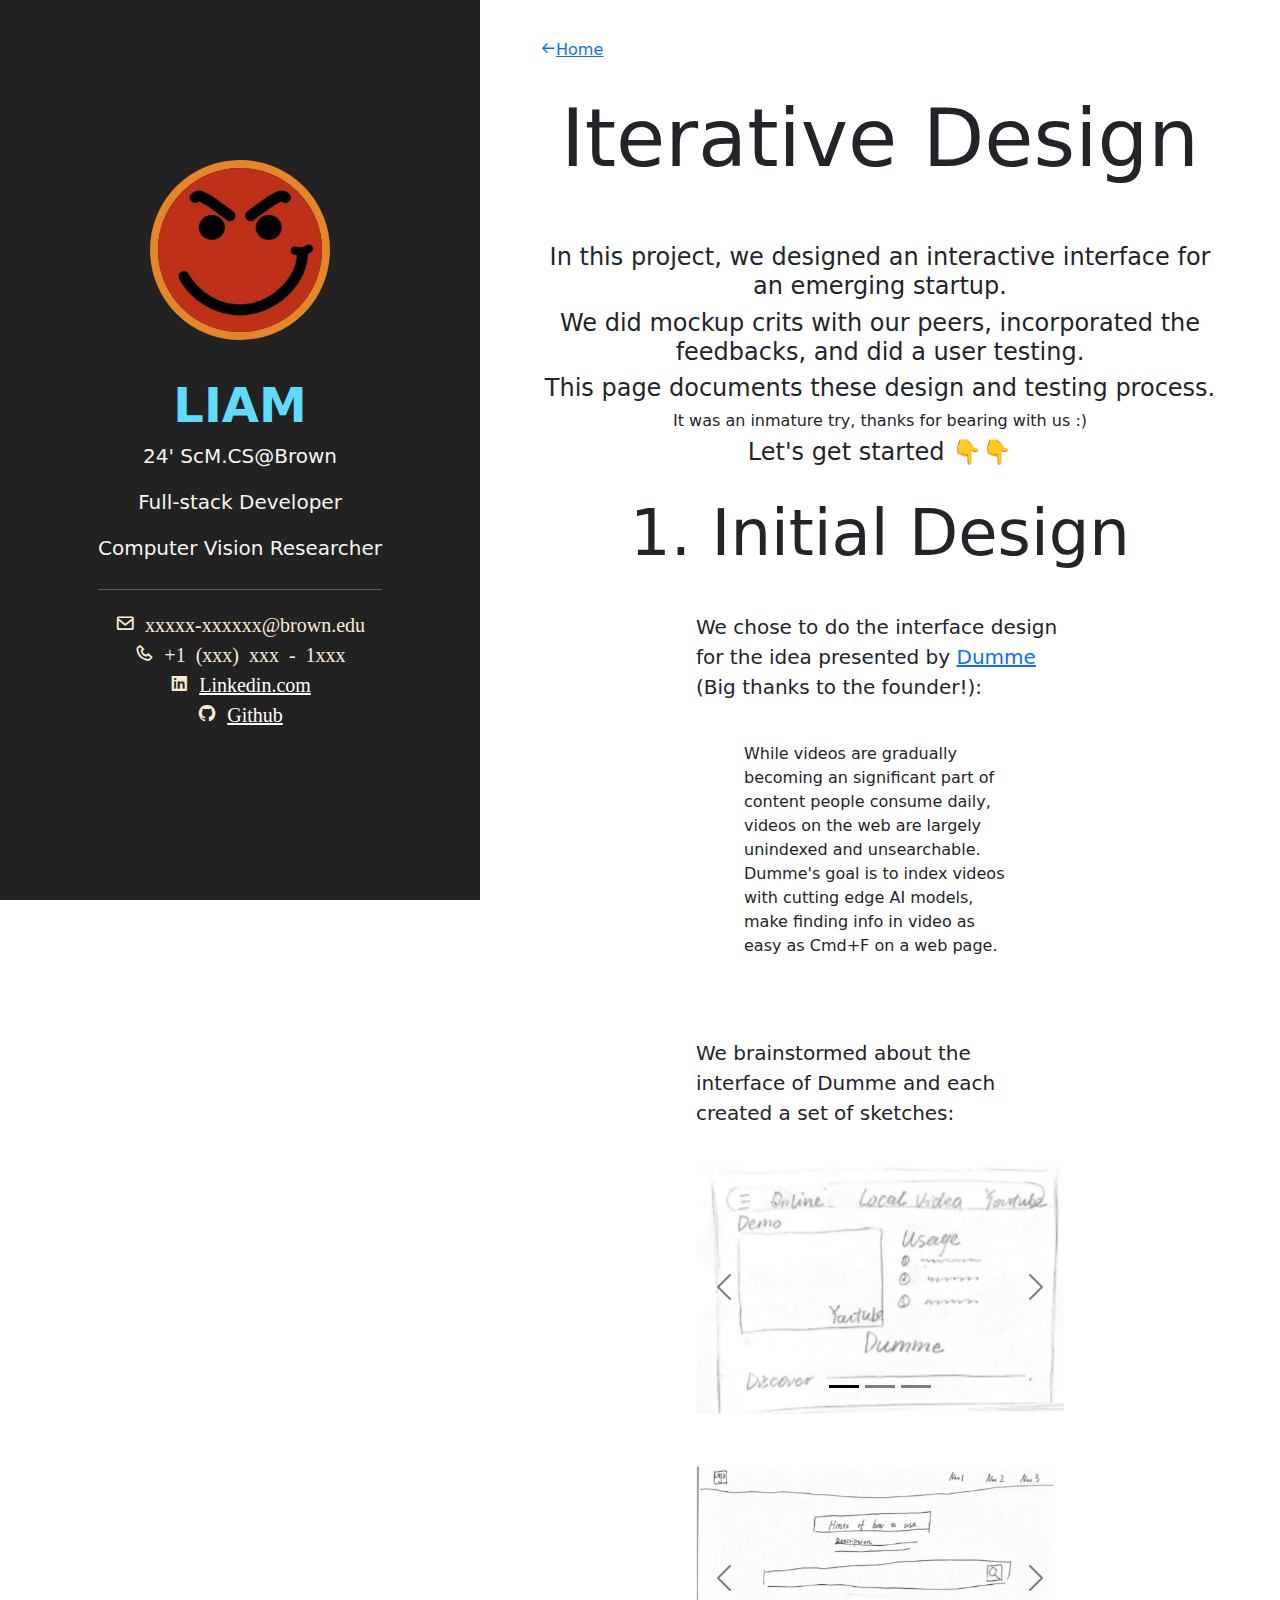
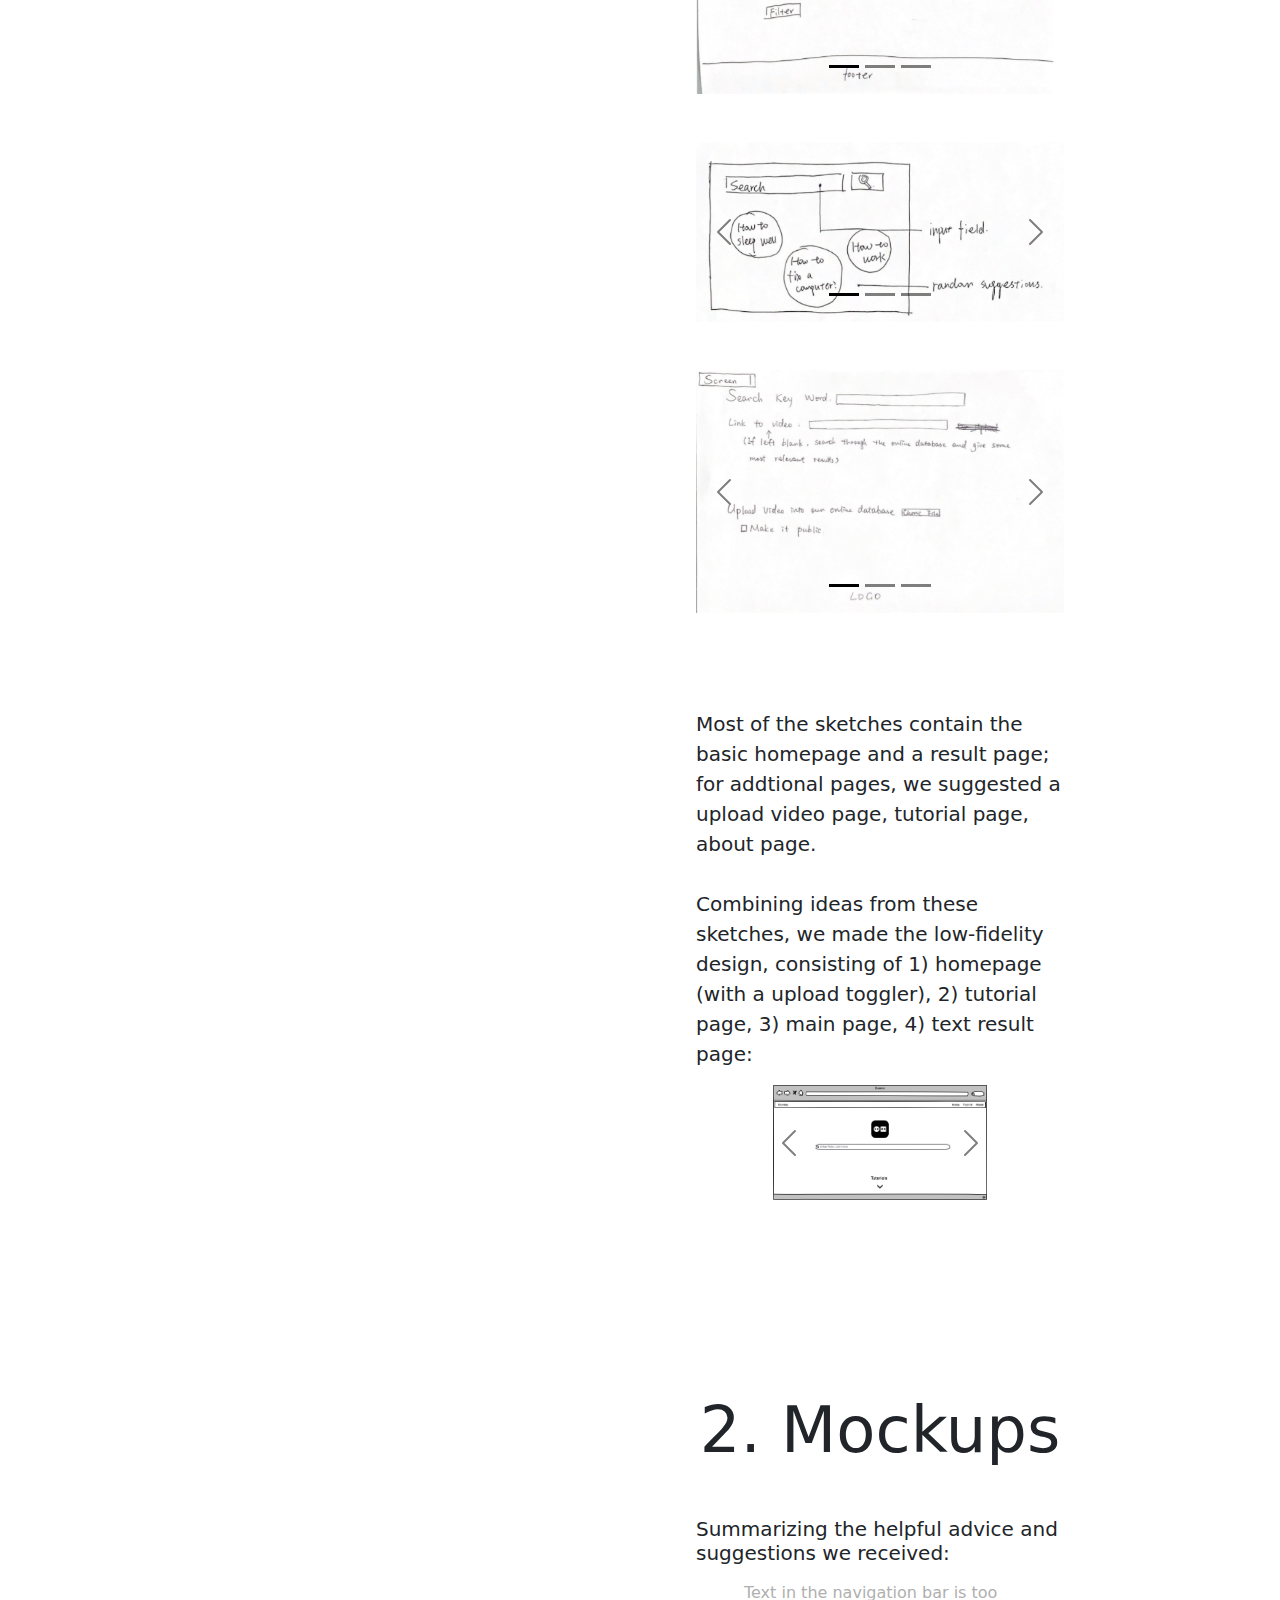
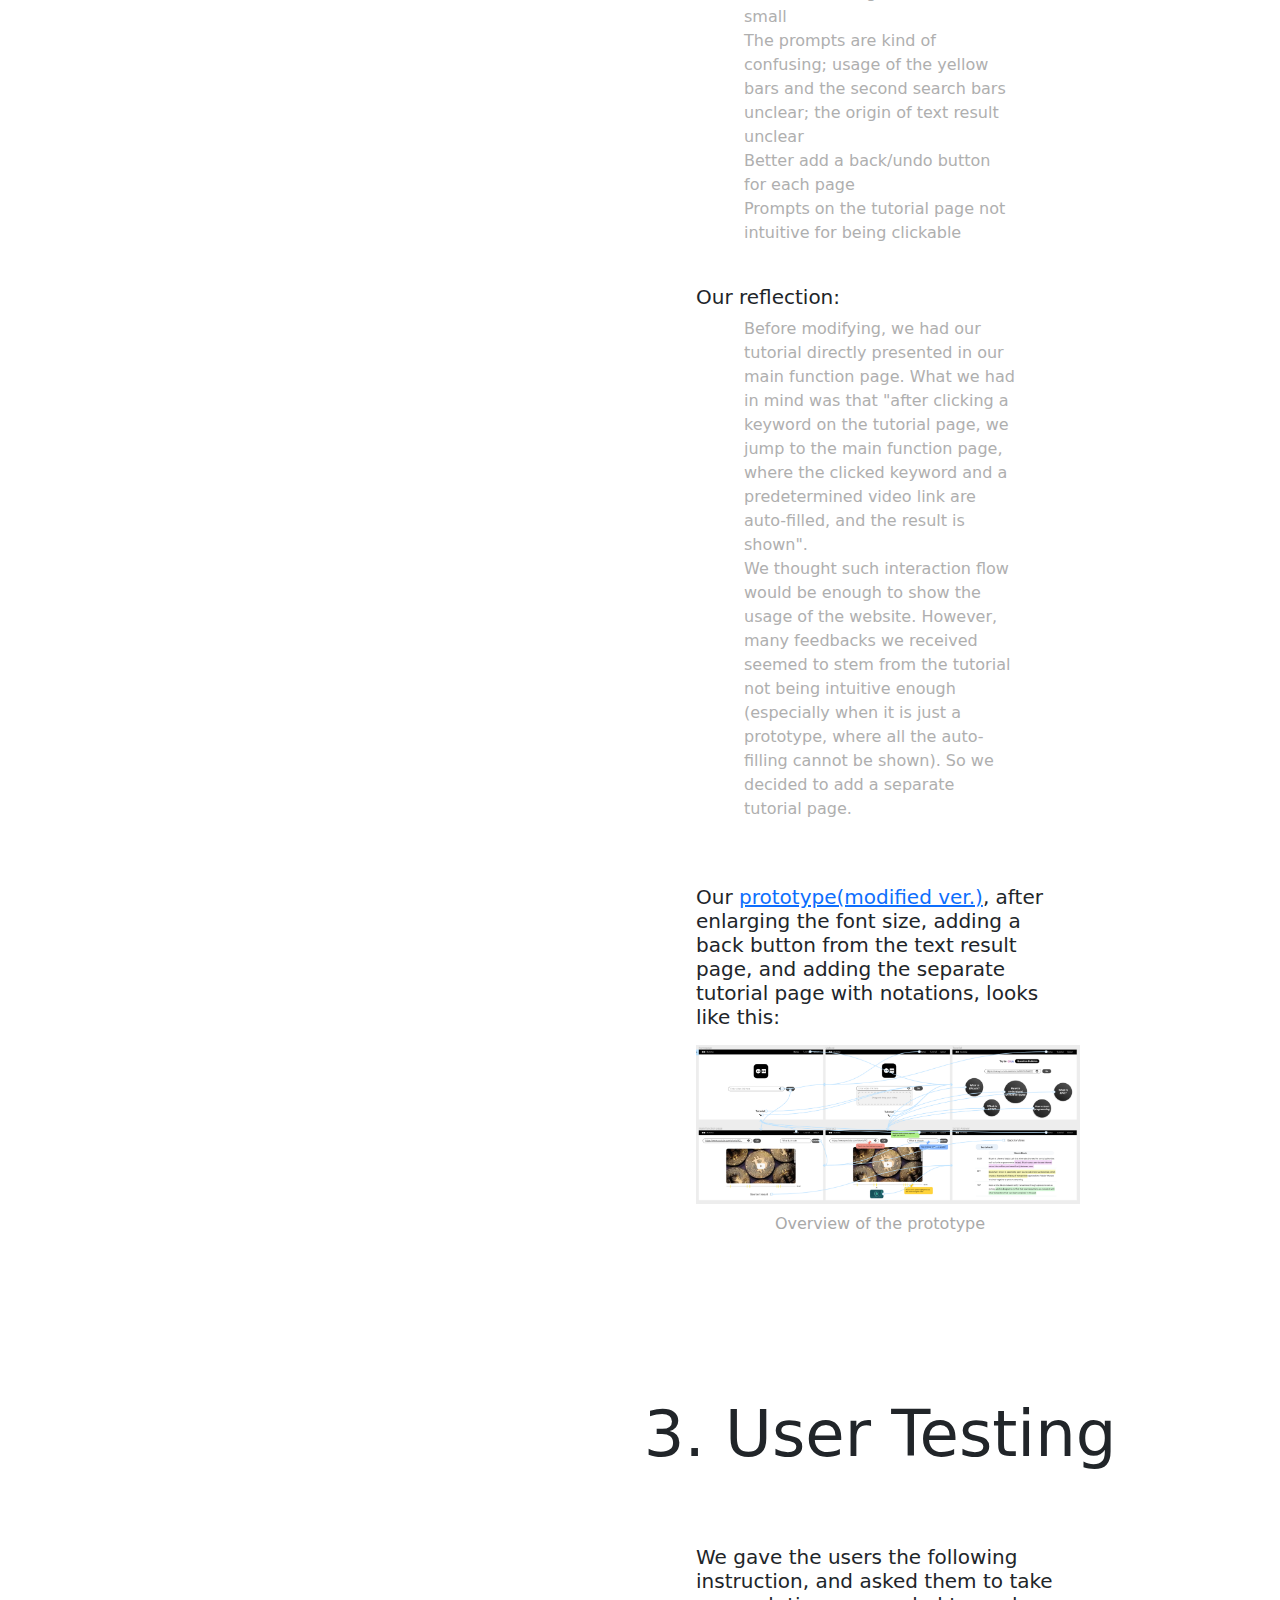
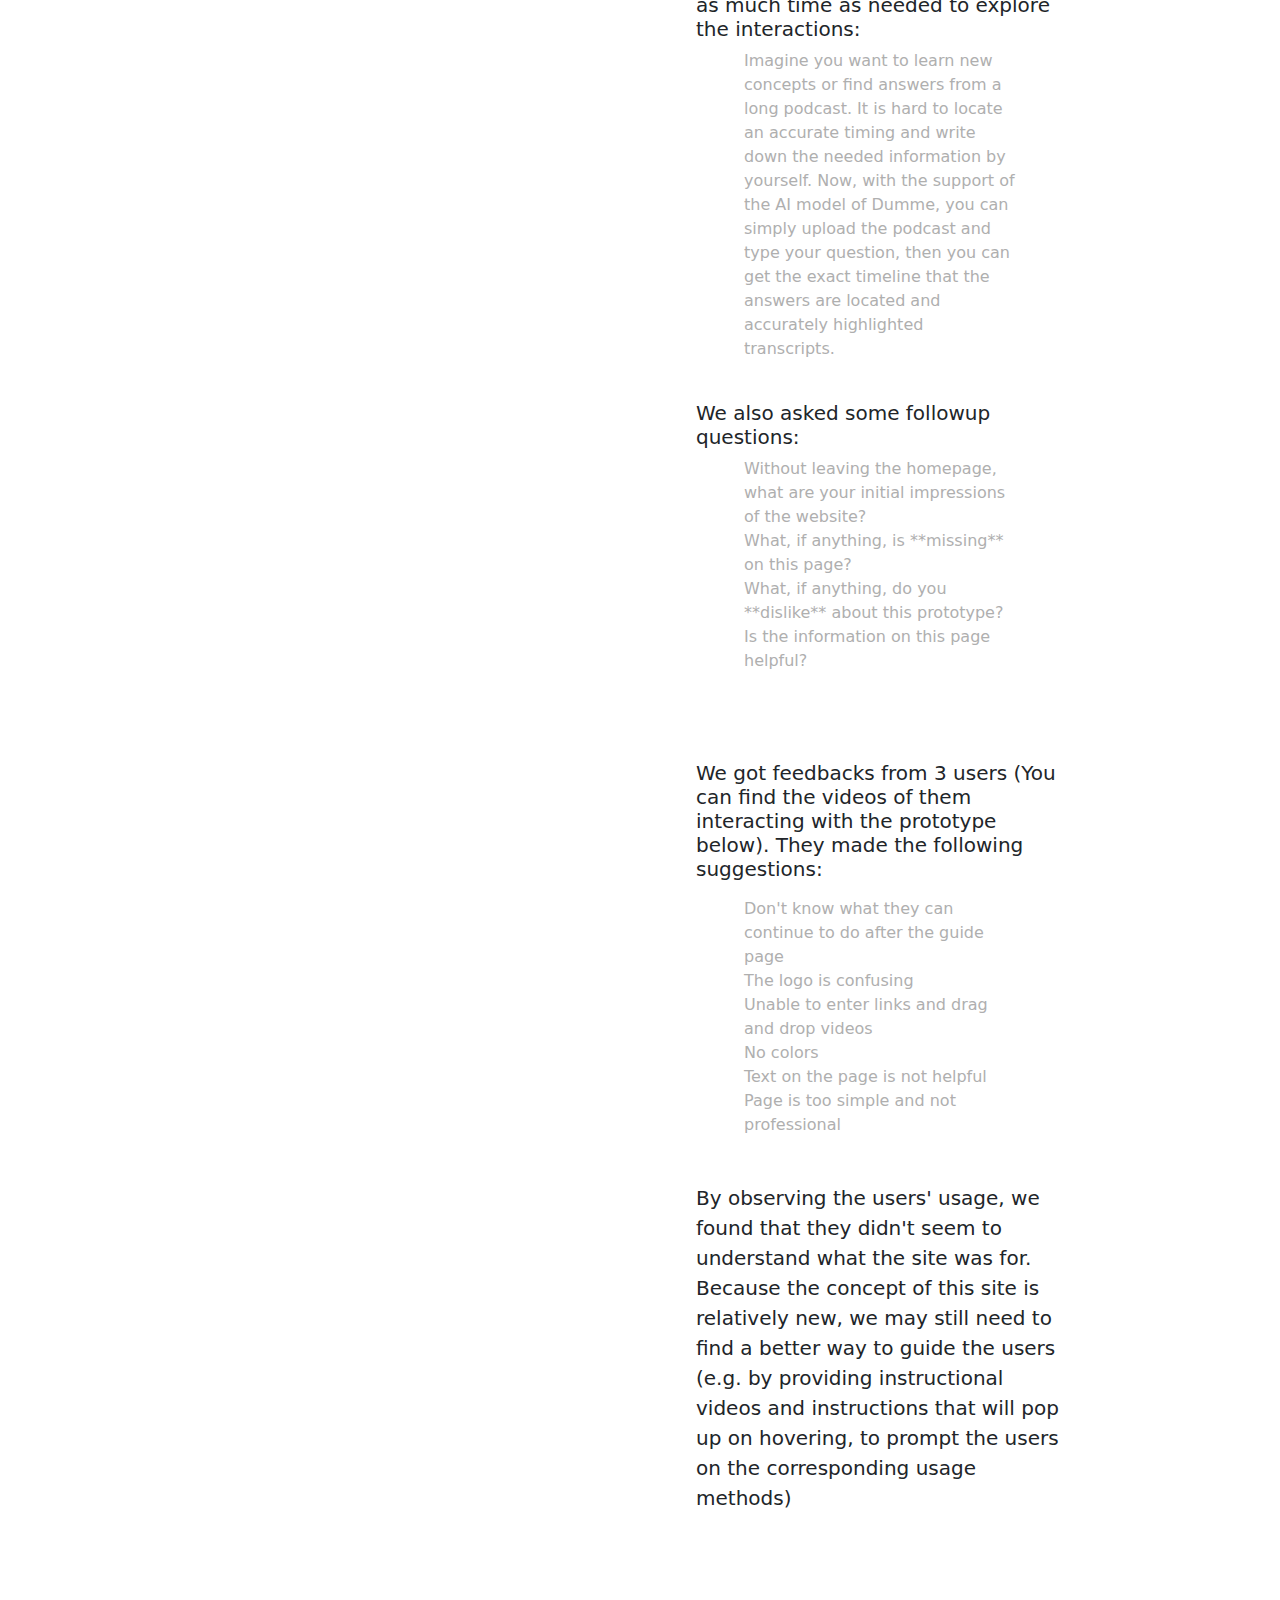
<file: project2.html>
<!DOCTYPE html>
<html lang="en">

<head>
    <meta charset="UTF-8">
    <meta http-equiv="X-UA-Compatible" content="IE=edge">
    <meta name="viewport" content="width=device-width, initial-scale=1.0">
    <title>Liam's Porfolio</title>
    <link rel="stylesheet" href="./assets/css/bootstrap.min.css">
    <link rel="stylesheet" href="./assets/css/line-awesome.min.css">
    <link rel="stylesheet" href="./assets/css/style.css">
    <link href='https://unpkg.com/boxicons@2.1.4/css/boxicons.min.css' rel='stylesheet'>
</head>

<body>
    <script src="./assets/js/main.js"></script>
    <header>
        <nav class="navbar navbar-expand-lg fixed-top" style="background-color: #222">
            <div class="container flex-lg-column">
                <a class="navbar-brand mx-lg-auto mb-lg-4" href="#">
                    <span class="h3 fw-bold d-block d-lg-none">Liam</span>
                    <img src="./assets/images/avatar.jpeg" class="d-none d-lg-block rounded-circle" alt="">
                </a>
                <a class="logo"> <span style="color:#61dbfb">Liam</span></a>
                <button class="navbar-toggler" type="button" data-bs-toggle="collapse" data-bs-target="#navbarNav"
                    aria-controls="navbarNav" aria-expanded="false" aria-label="Toggle navigation">
                    <span class="navbar-toggler-icon"></span>
                </button>
                <div class="collapse navbar-collapse" id="navbarNav">
                    <div class="navbar-nav ms-auto flex-lg-column text-lg-center">
                        <div>
                            <p>24' ScM.CS@Brown </p>
                            <p>Full-stack Developer</p>
                            <p>Computer Vision Researcher</p>
                        </div>
                        <hr class="hr hr-blurry" style="color: white; margin-top: 10px; margin-bottom: 20px;" />
                        <ul style="list-style: none;">
                            <li class="nav-item">
                                <i class='bx bx-envelope'> xxxxx-xxxxxx@brown.edu</i>
                            </li>
                            <li class="nav-item">
                                <i class='bx bx-phone'> +1 (xxx) xxx - 1xxx</i>
                            </li>
                            <li class="nav-item">
                                <i class='bx bxl-linkedin-square'> <a href="#"
                                        style="color: white;">Linkedin.com</a></i>
                            </li>
                            <li class="nav-item">
                                <i class='bx bxl-github'> <a href="#" style="color: white;">Github</a></i>
                        </ul>
                    </div>
                </div>
            </div>
        </nav>
    </header>

    <div id="content-wrapper">
        <section id="about" class="full-height px-lg-5">
            <div class="container">
                <div class="row pb-4 back-button">
                    <div class="col-lg-8">
                        <h6 class="text-brand" style="text-decoration:underline">
                            <a href="index.html">
                                <i class='bx bx-arrow-back'></i>Home
                            </a>
                        </h6>
                    </div>
                </div>

                <div class="d-flex flex-column blankets justify-content-center align-items-center text-center">
                    <h1 class="display-1">Iterative Design</h1>
                    <br><br>
                    <h4>In this project, we designed an interactive interface for an emerging startup.</h4>
                    <h4>We did mockup crits with our peers, incorporated the feedbacks, and did a user testing.</h4>
                    <h4>This page documents these design and testing process. </h4>
                    <h6>It was an inmature try, thanks for bearing with us :)</h6>
                    <h4>Let's get started 👇👇 </h4>
                </div>

                <div class="container-fluid mb-5" id="sketch">
                    <div class="mb-4 text-center" style="margin-top: 20px;">
                        <h3 class="display-3">1. Initial Design</h3>
                    </div>
                    <div class="row align-items-center justify-content-center py-3 px-3 px-sm-5 mx-xl-5">
                        <div class="col-12 px-3 px-sm-5 ml-md-auto">
                            <p class="lead">
                                We chose to do the interface design for the idea presented by <a
                                    href="https://dumme.com/tech/">Dumme</a> (Big thanks to the founder!):
                            </p><br>
                            <p class="px-5">
                                While videos are gradually becoming an significant part of content people consume daily,
                                videos on the web are largely unindexed and unsearchable.
                                Dumme's goal is to index videos with cutting edge AI models, make finding info in video
                                as easy as Cmd+F on a web page.
                            </p>
                        </div>
                    </div>

                    <div class="row align-items-center justify-content-center py-3 py-sm-5 px-3 px-sm-5 mx-xl-5">
                        <div class="col-12 px-3 px-sm-5 ml-md-auto pb-3">
                            <p class="lead">
                                We brainstormed about the interface of Dumme and each created a set of sketches:
                            </p>
                        </div>

                        <div class="col-12 col-xxl-6 px-3 px-sm-5 ml-md-auto pb-3 pb-sm-5">
                            <div id="carousel1" class="carousel carousel-dark slide" data-bs-ride="true">
                                <div class="carousel-indicators">
                                    <button type="button" data-bs-target="#carousel1" data-bs-slide-to="0"
                                        class="active" aria-current="true" aria-label="Slide 1"></button>
                                    <button type="button" data-bs-target="#carousel1" data-bs-slide-to="1"
                                        aria-label="Slide 2"></button>
                                    <button type="button" data-bs-target="#carousel1" data-bs-slide-to="2"
                                        aria-label="Slide 3"></button>
                                </div>
                                <div class="carousel-inner">
                                    <div class="carousel-item active">
                                        <img src="./assets/images/PROJECT1/sketch11.png" class="d-block w-100">
                                    </div>
                                    <div class="carousel-item">
                                        <img src="./assets/images/PROJECT1/sketch12.png" class="d-block w-100">
                                    </div>
                                    <div class="carousel-item">
                                        <img src="./assets/images/PROJECT1/sketch13.png" class="d-block w-100">
                                    </div>
                                </div>
                                <button class="carousel-control-prev" type="button" data-bs-target="#carousel1"
                                    data-bs-slide="prev">
                                    <span class="carousel-control-prev-icon" aria-hidden="true"></span>
                                    <span class="visually-hidden">Previous</span>
                                </button>
                                <button class="carousel-control-next" type="button" data-bs-target="#carousel1"
                                    data-bs-slide="next">
                                    <span class="carousel-control-next-icon" aria-hidden="true"></span>
                                    <span class="visually-hidden">Next</span>
                                </button>
                            </div>
                        </div>

                        <div class="col-12 col-xxl-6 px-3 px-sm-5 ml-md-auto pb-3 pb-sm-5">
                            <div id="carousel2" class="carousel carousel-dark slide" data-bs-ride="true">
                                <div class="carousel-indicators">
                                    <button type="button" data-bs-target="#carousel2" data-bs-slide-to="0"
                                        class="active" aria-current="true" aria-label="Slide 1"></button>
                                    <button type="button" data-bs-target="#carousel2" data-bs-slide-to="1"
                                        aria-label="Slide 2"></button>
                                    <button type="button" data-bs-target="#carousel2" data-bs-slide-to="2"
                                        aria-label="Slide 3"></button>
                                </div>
                                <div class="carousel-inner">
                                    <div class="carousel-item active">
                                        <img src="./assets/images/PROJECT1/sketch41.png" class="d-block w-100">
                                    </div>
                                    <div class="carousel-item">
                                        <img src="./assets/images/PROJECT1/sketch42.png" class="d-block w-100">
                                    </div>
                                    <div class="carousel-item">
                                        <img src="./assets/images/PROJECT1/sketch43.png" class="d-block w-100">
                                    </div>
                                </div>
                                <button class="carousel-control-prev" type="button" data-bs-target="#carousel2"
                                    data-bs-slide="prev">
                                    <span class="carousel-control-prev-icon" aria-hidden="true"></span>
                                    <span class="visually-hidden">Previous</span>
                                </button>
                                <button class="carousel-control-next" type="button" data-bs-target="#carousel2"
                                    data-bs-slide="next">
                                    <span class="carousel-control-next-icon" aria-hidden="true"></span>
                                    <span class="visually-hidden">Next</span>
                                </button>
                            </div>
                        </div>

                        <div class="col-12 col-xxl-6 px-3 px-sm-5 ml-md-auto pb-3 pb-sm-5">
                            <div id="carousel3" class="carousel carousel-dark slide" data-bs-ride="true">
                                <div class="carousel-indicators">
                                    <button type="button" data-bs-target="#carousel3" data-bs-slide-to="0"
                                        class="active" aria-current="true" aria-label="Slide 1"></button>
                                    <button type="button" data-bs-target="#carousel3" data-bs-slide-to="1"
                                        aria-label="Slide 2"></button>
                                    <button type="button" data-bs-target="#carousel3" data-bs-slide-to="2"
                                        aria-label="Slide 3"></button>
                                </div>
                                <div class="carousel-inner">
                                    <div class="carousel-item active">
                                        <img src="./assets/images/PROJECT1/sketch21.png" class="d-block w-100">
                                    </div>
                                    <div class="carousel-item">
                                        <img src="./assets/images/PROJECT1/sketch22.png" class="d-block w-100">
                                    </div>
                                    <div class="carousel-item">
                                        <img src="./assets/images/PROJECT1/sketch23.png" class="d-block w-100">
                                    </div>
                                </div>
                                <button class="carousel-control-prev" type="button" data-bs-target="#carousel3"
                                    data-bs-slide="prev">
                                    <span class="carousel-control-prev-icon" aria-hidden="true"></span>
                                    <span class="visually-hidden">Previous</span>
                                </button>
                                <button class="carousel-control-next" type="button" data-bs-target="#carousel3"
                                    data-bs-slide="next">
                                    <span class="carousel-control-next-icon" aria-hidden="true"></span>
                                    <span class="visually-hidden">Next</span>
                                </button>
                            </div>
                        </div>

                        <div class="col-12 col-xxl-6 px-3 px-sm-5 ml-md-auto pb-3 pb-sm-5">
                            <div id="carousel4" class="carousel carousel-dark slide" data-bs-ride="true">
                                <div class="carousel-indicators">
                                    <button type="button" data-bs-target="#carousel4" data-bs-slide-to="0"
                                        class="active" aria-current="true" aria-label="Slide 1"></button>
                                    <button type="button" data-bs-target="#carousel4" data-bs-slide-to="1"
                                        aria-label="Slide 2"></button>
                                    <button type="button" data-bs-target="#carousel4" data-bs-slide-to="2"
                                        aria-label="Slide 3"></button>
                                </div>
                                <div class="carousel-inner">
                                    <div class="carousel-item active">
                                        <img src="./assets/images/PROJECT1/sketch31.png" class="d-block w-100">
                                    </div>
                                    <div class="carousel-item">
                                        <img src="./assets/images/PROJECT1/sketch32.png" class="d-block w-100">
                                    </div>
                                    <div class="carousel-item">
                                        <img src="./assets/images/PROJECT1/sketch33.png" class="d-block w-100">
                                    </div>
                                </div>
                                <button class="carousel-control-prev" type="button" data-bs-target="#carousel4"
                                    data-bs-slide="prev">
                                    <span class="carousel-control-prev-icon" aria-hidden="true"></span>
                                    <span class="visually-hidden">Previous</span>
                                </button>
                                <button class="carousel-control-next" type="button" data-bs-target="#carousel4"
                                    data-bs-slide="next">
                                    <span class="carousel-control-next-icon" aria-hidden="true"></span>
                                    <span class="visually-hidden">Next</span>
                                </button>
                            </div>
                        </div>

                        <div class="col-12 px-3 px-sm-5 pt-sm-5 ml-md-auto">
                            <p class="lead mb-3">
                                Most of the sketches contain the basic homepage and a result page; for addtional pages,
                                we suggested a upload video page, tutorial page, about page.
                                <br><br>Combining ideas from these sketches, we made the low-fidelity design, consisting
                                of 1) homepage (with a upload toggler), 2) tutorial page, 3) main page, 4) text result
                                page: </p>
                            </p>
                        </div>

                        <div class="col-lg-8 col-12 px-3 px-sm-5 ml-md-auto pb-3 pb-sm-5 mb-5">
                            <div id="carouselLowfi" class="carousel carousel-dark slide" data-bs-ride="true">
                                <div class="carousel-inner">
                                    <div class="carousel-item active">
                                        <img src="./assets/images/PROJECT1/lofi1.png" class="d-block w-100">
                                    </div>
                                    <div class="carousel-item">
                                        <img src="./assets/images/PROJECT1/lofi2.png" class="d-block w-100">
                                    </div>
                                    <div class="carousel-item">
                                        <img src="./assets/images/PROJECT1/lofi3.png" class="d-block w-100">
                                    </div>
                                    <div class="carousel-item">
                                        <img src="./assets/images/PROJECT1/lofi4.png" class="d-block w-100">
                                    </div>
                                    <div class="carousel-item">
                                        <img src="./assets/images/PROJECT1/lofi5.png" class="d-block w-100">
                                    </div>
                                </div>
                                <button class="carousel-control-prev" type="button" data-bs-target="#carouselLowfi"
                                    data-bs-slide="prev">
                                    <span class="carousel-control-prev-icon" aria-hidden="true"></span>
                                    <span class="visually-hidden">Previous</span>
                                </button>
                                <button class="carousel-control-next" type="button" data-bs-target="#carouselLowfi"
                                    data-bs-slide="next">
                                    <span class="carousel-control-next-icon" aria-hidden="true"></span>
                                    <span class="visually-hidden">Next</span>
                                </button>
                            </div>
                        </div>
                    </div>
                </div>

                <div class="container-fluid mb-5" id="mockups">
                    <div class="mb-4 text-center">
                        <h3 class="display-3">2. Mockups</h3>
                    </div>
                    <div class="mb-5">
                        <div class="row align-items-center justify-content-center px-3 px-sm-5 mx-xl-5">
                            <div class="col-12 px-3 px-sm-5 ml-md-auto">
                                <h5><br>Summarizing the helpful advice and suggestions we received: </h5>
                                <p>
                                    <ul style="color:#afafaf" class="px-5">
                                        <li>
                                            Text in the navigation bar is too small
                                        </li>
                                        <li>
                                            The prompts are kind of confusing; usage of the yellow bars and the second
                                            search bars unclear; the origin of text result unclear
                                        </li>
                                        <li>
                                            Better add a back/undo button for each page
                                        </li>
                                        <li>
                                            Prompts on the tutorial page not intuitive for being clickable
                                        </li>
                                    </ul>
                                </p>
                                <h5><br>Our reflection:</h5>
                                <p style="color:#afafaf" class="px-5">Before modifying, we had our tutorial directly
                                    presented in our main function page.
                                    What we had in mind was that "after clicking a keyword on the tutorial page,
                                    we jump to the main function page, where the clicked keyword and a predetermined
                                    video link are auto-filled,
                                    and the result is shown".
                                    <br>We thought such interaction flow would be enough to show the usage of the
                                    website.
                                    However, many feedbacks we received seemed to stem from the tutorial not being
                                    intuitive enough (especially when it is just a prototype, where all the auto-filling
                                    cannot be shown).
                                    So we decided to add a separate tutorial page.
                                </p>

                                <h5><br><br>Our
                                    <a
                                        href="https://www.figma.com/proto/gvdPOQgpYgjOFLw6XGamWb/Dumme?node-id=3%3A2&scaling=contain&page-id=0%3A1&starting-point-node-id=3%3A2">
                                        prototype(modified ver.)</a>, after enlarging the font size, adding a back
                                    button from the text result page, and adding the separate tutorial page with
                                    notations, looks like this:
                                </h5>
                                <div class="text-center col-12 my-3 pb-5">
                                    <a
                                        href="https://www.figma.com/proto/gvdPOQgpYgjOFLw6XGamWb/Dumme?node-id=3%3A2&scaling=contain&page-id=0%3A1&starting-point-node-id=3%3A2"><img
                                            src="./assets/images/PROJECT1/hifi-overview.png" class="photo mb-2"
                                            style="width: 30vw"></a>
                                    <p style="color:darkgrey" class="mb-5">Overview of the prototype</p>
                                </div>
                            </div>
                        </div>
                    </div>
                </div>

                <div class="container-fluid mb-5" id="usertesting">
                    <div class="mb-4 text-center">
                        <h3 class="display-3">3. User Testing</h3>
                    </div>
                    <div class="mb-3">
                        <div class="row align-items-center justify-content-center px-3 px-sm-5 mx-xl-5">
                            <div class="col-12 px-3 px-sm-5 ml-md-auto">
                                <h5><br><br>We gave the users the following instruction, and asked them to take as much
                                    time as needed to explore the interactions: </h5>
                                <p class="px-5" style="color:#afafaf">Imagine you want to learn new concepts or find
                                    answers from a long podcast. It is hard to locate an accurate timing and write down
                                    the needed information by yourself. Now, with the support of the AI model of Dumme,
                                    you can simply upload the podcast and type your question, then you can get the exact
                                    timeline that the answers are located and accurately highlighted transcripts.</p>
                                <h5><br>We also asked some followup questions:</h5>
                                <p class="px-5" style="color:#afafaf">
                                    Without leaving the homepage, what are your initial impressions of the website? <br>
                                    What, if anything, is **missing** on this page? <br>
                                    What, if anything, do you **dislike** about this prototype? <br>
                                    Is the information on this page helpful?
                            </div>
                        </div>

                        <div class="row align-items-center justify-content-center py-3 py-sm-5 px-3 px-sm-5 mx-xl-5">
                            <div class="col-12 px-3 px-sm-5 ml-md-auto pb-3 pb-sm-5">
                                <h5><br> We got feedbacks from 3 users (You can find the videos of them interacting with
                                    the prototype below). They made the following suggestions:</h5>
                                <p>
                                    <ul style="color:#afafaf" class="px-5">
                                        <li>Don't know what they can continue to do after the guide page</li>
                                        <li>The logo is confusing</li>
                                        <li>Unable to enter links and drag and drop videos</li>
                                        <li>No colors</li>
                                        <li>Text on the page is not helpful</li>
                                        <li>Page is too simple and not professional</li>
                                    </ul>
                                </p>
                                <p class="lead"><br>By observing the users' usage, we found that they didn't seem to
                                    understand what the site was for.
                                    Because the concept of this site is relatively new, we may still need to find a
                                    better way to guide the users (e.g. by providing instructional videos and
                                    instructions that will pop up on hovering, to prompt the users on the corresponding
                                    usage methods)</p>
                            </div>
                        </div>
                    </div>
                </div>
    </div>
</body>
</file>
<file: assets/css/style.css>
@import url('https://fonts.googleapis.com/css2?family=Bai+Jamjuree:wght@400;500;600;700&display=swap');

:root {
    --body-font: "Poppins", sans-serif;

    --big-font-size: 3.5rem;
    --h1-font-size: 2.25rem;
    --h2-font-size: 1.5rem;
    --h3-font-size: 1.25rem;
    --normal-font-size: 1.25rem;
    --small-font-size: 0.875rem;
    --smaller-font-size: 0.75rem;
    --tiny-font-size: 0.625rem;

    --font-normal: 400;
    --font-medium: 500;
    --font-semi-bold: 600;

    --mb-0-25: 0.25rem;
    --mb-0-5: 0.5rem;
    --mb-0-75: 0.75rem;
    --mb-1: 1rem;
    --mb-1-5: 1.5rem;
    --mb-2: 2rem;
    --mb-2-5: 2.5rem;
    --mb-3: 3rem;

    --color-intro: #f6f5f0;
    --color-navlink: #f0e4d8;
}

ul{
    list-style-type: none;
    padding-left: 0;
}
.navbar{
    background-color: linear-gradient(#222);
    background-size:cover;
    background-position: center;
    min-height: 100vh;
    width: 30rem;
}

.navbar-nav p{
    color: var(--color-intro);
    font-size: var(--normal-font-size);
    font-weight: var(--font-medium);

}

.nav-item{
    color: antiquewhite;
    font-size: var(--normal-font-size);
    font-weight: var(--font-normal);
}

.navbar-brand img{
    border:8px solid #e38528
}

header .logo{
    text-transform: uppercase;
    color:#fff;
    font-size: 3rem;
    font-weight: bolder;
    text-decoration: none;
}

header .logo span{
    text-transform: uppercase;
}

.rounded-circle{
    width: 180px;
    height: 180px;
}

.full-height {
    min-height: 100vh;
    height: 100%;
    display: flex;
    flex-direction: column;
    justify-content: center;
    padding-top: 40px;
    padding-bottom: 80px;
    border-bottom: 2px solid rgba(255,255,255, 0.1);
}

#content-wrapper {
        padding-left: 30rem;
    }

section{
    background-color: (255,255,255, 0.1);
}

.card-custom .card-custom-image {
    overflow: hidden;
    height: 22vh;
    border: rgba(0, 0, 0, 0.3) 1px solid;
}

.card-custom .card-custom-image img {
    transition: all 0.4s ease;
    width: 35vw;
}

.card-custom:hover .card-custom-image img {
    transform: scale(1.1);
}

.card-custom:hover .card-custom-image{
    box-shadow: 0 10px 10px rgba(99,156,217, 0.3)
}

/* .back-button{
    position: fixed;
} */
</file>
<file: assets/css/line-awesome.min.css>
.la,.lab,.lad,.lal,.lar,.las{-moz-osx-font-smoothing:grayscale;-webkit-font-smoothing:antialiased;display:inline-block;font-style:normal;font-variant:normal;text-rendering:auto;line-height:1}.la-lg{font-size:1.33333em;line-height:.75em;vertical-align:-.0667em}.la-xs{font-size:.75em}.la-sm{font-size:.875em}.la-1x{font-size:1em}.la-2x{font-size:2em}.la-3x{font-size:3em}.la-4x{font-size:4em}.la-5x{font-size:5em}.la-6x{font-size:6em}.la-7x{font-size:7em}.la-8x{font-size:8em}.la-9x{font-size:9em}.la-10x{font-size:10em}.la-fw{text-align:center;width:1.25em}.la-ul{list-style-type:none;margin-left:2.5em;padding-left:0}.la-ul>li{position:relative}.la-li{left:-2em;position:absolute;text-align:center;width:2em;line-height:inherit}.la-border{border:solid .08em #eee;border-radius:.1em;padding:.2em .25em .15em}.la-pull-left{float:left}.la-pull-right{float:right}.la.la-pull-left,.lab.la-pull-left,.lal.la-pull-left,.lar.la-pull-left,.las.la-pull-left{margin-right:.3em}.la.la-pull-right,.lab.la-pull-right,.lal.la-pull-right,.lar.la-pull-right,.las.la-pull-right{margin-left:.3em}.la-spin{-webkit-animation:la-spin 2s infinite linear;animation:la-spin 2s infinite linear}.la-pulse{-webkit-animation:la-spin 1s infinite steps(8);animation:la-spin 1s infinite steps(8)}@-webkit-keyframes la-spin{0%{-webkit-transform:rotate(0);transform:rotate(0)}100%{-webkit-transform:rotate(360deg);transform:rotate(360deg)}}@keyframes la-spin{0%{-webkit-transform:rotate(0);transform:rotate(0)}100%{-webkit-transform:rotate(360deg);transform:rotate(360deg)}}.la-rotate-90{-webkit-transform:rotate(90deg);transform:rotate(90deg)}.la-rotate-180{-webkit-transform:rotate(180deg);transform:rotate(180deg)}.la-rotate-270{-webkit-transform:rotate(270deg);transform:rotate(270deg)}.la-flip-horizontal{-webkit-transform:scale(-1,1);transform:scale(-1,1)}.la-flip-vertical{-webkit-transform:scale(1,-1);transform:scale(1,-1)}.la-flip-both,.la-flip-horizontal.la-flip-vertical{-webkit-transform:scale(-1,-1);transform:scale(-1,-1)}:root .la-flip-both,:root .la-flip-horizontal,:root .la-flip-vertical,:root .la-rotate-180,:root .la-rotate-270,:root .la-rotate-90{-webkit-filter:none;filter:none}.la-stack{display:inline-block;height:2em;line-height:2em;position:relative;vertical-align:middle;width:2.5em}.la-stack-1x,.la-stack-2x{left:0;position:absolute;text-align:center;width:100%}.la-stack-1x{line-height:inherit}.la-stack-2x{font-size:2em}.la-inverse{color:#fff}.la-500px:before{content:"\f26e"}.la-accessible-icon:before{content:"\f368"}.la-accusoft:before{content:"\f369"}.la-acquisitions-incorporated:before{content:"\f6af"}.la-ad:before{content:"\f641"}.la-address-book:before{content:"\f2b9"}.la-address-card:before{content:"\f2bb"}.la-adjust:before{content:"\f042"}.la-adn:before{content:"\f170"}.la-adobe:before{content:"\f778"}.la-adversal:before{content:"\f36a"}.la-affiliatetheme:before{content:"\f36b"}.la-air-freshener:before{content:"\f5d0"}.la-airbnb:before{content:"\f834"}.la-algolia:before{content:"\f36c"}.la-align-center:before{content:"\f037"}.la-align-justify:before{content:"\f039"}.la-align-left:before{content:"\f036"}.la-align-right:before{content:"\f038"}.la-alipay:before{content:"\f642"}.la-allergies:before{content:"\f461"}.la-amazon:before{content:"\f270"}.la-amazon-pay:before{content:"\f42c"}.la-ambulance:before{content:"\f0f9"}.la-american-sign-language-interpreting:before{content:"\f2a3"}.la-amilia:before{content:"\f36d"}.la-anchor:before{content:"\f13d"}.la-android:before{content:"\f17b"}.la-angellist:before{content:"\f209"}.la-angle-double-down:before{content:"\f103"}.la-angle-double-left:before{content:"\f100"}.la-angle-double-right:before{content:"\f101"}.la-angle-double-up:before{content:"\f102"}.la-angle-down:before{content:"\f107"}.la-angle-left:before{content:"\f104"}.la-angle-right:before{content:"\f105"}.la-angle-up:before{content:"\f106"}.la-angry:before{content:"\f556"}.la-angrycreative:before{content:"\f36e"}.la-angular:before{content:"\f420"}.la-ankh:before{content:"\f644"}.la-app-store:before{content:"\f36f"}.la-app-store-ios:before{content:"\f370"}.la-apper:before{content:"\f371"}.la-apple:before{content:"\f179"}.la-apple-alt:before{content:"\f5d1"}.la-apple-pay:before{content:"\f415"}.la-archive:before{content:"\f187"}.la-archway:before{content:"\f557"}.la-arrow-alt-circle-down:before{content:"\f358"}.la-arrow-alt-circle-left:before{content:"\f359"}.la-arrow-alt-circle-right:before{content:"\f35a"}.la-arrow-alt-circle-up:before{content:"\f35b"}.la-arrow-circle-down:before{content:"\f0ab"}.la-arrow-circle-left:before{content:"\f0a8"}.la-arrow-circle-right:before{content:"\f0a9"}.la-arrow-circle-up:before{content:"\f0aa"}.la-arrow-down:before{content:"\f063"}.la-arrow-left:before{content:"\f060"}.la-arrow-right:before{content:"\f061"}.la-arrow-up:before{content:"\f062"}.la-arrows-alt:before{content:"\f0b2"}.la-arrows-alt-h:before{content:"\f337"}.la-arrows-alt-v:before{content:"\f338"}.la-artstation:before{content:"\f77a"}.la-assistive-listening-systems:before{content:"\f2a2"}.la-asterisk:before{content:"\f069"}.la-asymmetrik:before{content:"\f372"}.la-at:before{content:"\f1fa"}.la-atlas:before{content:"\f558"}.la-atlassian:before{content:"\f77b"}.la-atom:before{content:"\f5d2"}.la-audible:before{content:"\f373"}.la-audio-description:before{content:"\f29e"}.la-autoprefixer:before{content:"\f41c"}.la-avianex:before{content:"\f374"}.la-aviato:before{content:"\f421"}.la-award:before{content:"\f559"}.la-aws:before{content:"\f375"}.la-baby:before{content:"\f77c"}.la-baby-carriage:before{content:"\f77d"}.la-backspace:before{content:"\f55a"}.la-backward:before{content:"\f04a"}.la-bacon:before{content:"\f7e5"}.la-balance-scale:before{content:"\f24e"}.la-balance-scale-left:before{content:"\f515"}.la-balance-scale-right:before{content:"\f516"}.la-ban:before{content:"\f05e"}.la-band-aid:before{content:"\f462"}.la-bandcamp:before{content:"\f2d5"}.la-barcode:before{content:"\f02a"}.la-bars:before{content:"\f0c9"}.la-baseball-ball:before{content:"\f433"}.la-basketball-ball:before{content:"\f434"}.la-bath:before{content:"\f2cd"}.la-battery-empty:before{content:"\f244"}.la-battery-full:before{content:"\f240"}.la-battery-half:before{content:"\f242"}.la-battery-quarter:before{content:"\f243"}.la-battery-three-quarters:before{content:"\f241"}.la-battle-net:before{content:"\f835"}.la-bed:before{content:"\f236"}.la-beer:before{content:"\f0fc"}.la-behance:before{content:"\f1b4"}.la-behance-square:before{content:"\f1b5"}.la-bell:before{content:"\f0f3"}.la-bell-slash:before{content:"\f1f6"}.la-bezier-curve:before{content:"\f55b"}.la-bible:before{content:"\f647"}.la-bicycle:before{content:"\f206"}.la-biking:before{content:"\f84a"}.la-bimobject:before{content:"\f378"}.la-binoculars:before{content:"\f1e5"}.la-biohazard:before{content:"\f780"}.la-birthday-cake:before{content:"\f1fd"}.la-bitbucket:before{content:"\f171"}.la-bitcoin:before{content:"\f379"}.la-bity:before{content:"\f37a"}.la-black-tie:before{content:"\f27e"}.la-blackberry:before{content:"\f37b"}.la-blender:before{content:"\f517"}.la-blender-phone:before{content:"\f6b6"}.la-blind:before{content:"\f29d"}.la-blog:before{content:"\f781"}.la-blogger:before{content:"\f37c"}.la-blogger-b:before{content:"\f37d"}.la-bluetooth:before{content:"\f293"}.la-bluetooth-b:before{content:"\f294"}.la-bold:before{content:"\f032"}.la-bolt:before{content:"\f0e7"}.la-bomb:before{content:"\f1e2"}.la-bone:before{content:"\f5d7"}.la-bong:before{content:"\f55c"}.la-book:before{content:"\f02d"}.la-book-dead:before{content:"\f6b7"}.la-book-medical:before{content:"\f7e6"}.la-book-open:before{content:"\f518"}.la-book-reader:before{content:"\f5da"}.la-bookmark:before{content:"\f02e"}.la-bootstrap:before{content:"\f836"}.la-border-all:before{content:"\f84c"}.la-border-none:before{content:"\f850"}.la-border-style:before{content:"\f853"}.la-bowling-ball:before{content:"\f436"}.la-box:before{content:"\f466"}.la-box-open:before{content:"\f49e"}.la-boxes:before{content:"\f468"}.la-braille:before{content:"\f2a1"}.la-brain:before{content:"\f5dc"}.la-bread-slice:before{content:"\f7ec"}.la-briefcase:before{content:"\f0b1"}.la-briefcase-medical:before{content:"\f469"}.la-broadcast-tower:before{content:"\f519"}.la-broom:before{content:"\f51a"}.la-brush:before{content:"\f55d"}.la-btc:before{content:"\f15a"}.la-buffer:before{content:"\f837"}.la-bug:before{content:"\f188"}.la-building:before{content:"\f1ad"}.la-bullhorn:before{content:"\f0a1"}.la-bullseye:before{content:"\f140"}.la-burn:before{content:"\f46a"}.la-buromobelexperte:before{content:"\f37f"}.la-bus:before{content:"\f207"}.la-bus-alt:before{content:"\f55e"}.la-business-time:before{content:"\f64a"}.la-buy-n-large:before{content:"\f8a6"}.la-buysellads:before{content:"\f20d"}.la-calculator:before{content:"\f1ec"}.la-calendar:before{content:"\f133"}.la-calendar-alt:before{content:"\f073"}.la-calendar-check:before{content:"\f274"}.la-calendar-day:before{content:"\f783"}.la-calendar-minus:before{content:"\f272"}.la-calendar-plus:before{content:"\f271"}.la-calendar-times:before{content:"\f273"}.la-calendar-week:before{content:"\f784"}.la-camera:before{content:"\f030"}.la-camera-retro:before{content:"\f083"}.la-campground:before{content:"\f6bb"}.la-canadian-maple-leaf:before{content:"\f785"}.la-candy-cane:before{content:"\f786"}.la-cannabis:before{content:"\f55f"}.la-capsules:before{content:"\f46b"}.la-car:before{content:"\f1b9"}.la-car-alt:before{content:"\f5de"}.la-car-battery:before{content:"\f5df"}.la-car-crash:before{content:"\f5e1"}.la-car-side:before{content:"\f5e4"}.la-caret-down:before{content:"\f0d7"}.la-caret-left:before{content:"\f0d9"}.la-caret-right:before{content:"\f0da"}.la-caret-square-down:before{content:"\f150"}.la-caret-square-left:before{content:"\f191"}.la-caret-square-right:before{content:"\f152"}.la-caret-square-up:before{content:"\f151"}.la-caret-up:before{content:"\f0d8"}.la-carrot:before{content:"\f787"}.la-cart-arrow-down:before{content:"\f218"}.la-cart-plus:before{content:"\f217"}.la-cash-register:before{content:"\f788"}.la-cat:before{content:"\f6be"}.la-cc-amazon-pay:before{content:"\f42d"}.la-cc-amex:before{content:"\f1f3"}.la-cc-apple-pay:before{content:"\f416"}.la-cc-diners-club:before{content:"\f24c"}.la-cc-discover:before{content:"\f1f2"}.la-cc-jcb:before{content:"\f24b"}.la-cc-mastercard:before{content:"\f1f1"}.la-cc-paypal:before{content:"\f1f4"}.la-cc-stripe:before{content:"\f1f5"}.la-cc-visa:before{content:"\f1f0"}.la-centercode:before{content:"\f380"}.la-centos:before{content:"\f789"}.la-certificate:before{content:"\f0a3"}.la-chair:before{content:"\f6c0"}.la-chalkboard:before{content:"\f51b"}.la-chalkboard-teacher:before{content:"\f51c"}.la-charging-station:before{content:"\f5e7"}.la-chart-area:before{content:"\f1fe"}.la-chart-bar:before{content:"\f080"}.la-chart-line:before{content:"\f201"}.la-chart-pie:before{content:"\f200"}.la-check:before{content:"\f00c"}.la-check-circle:before{content:"\f058"}.la-check-double:before{content:"\f560"}.la-check-square:before{content:"\f14a"}.la-cheese:before{content:"\f7ef"}.la-chess:before{content:"\f439"}.la-chess-bishop:before{content:"\f43a"}.la-chess-board:before{content:"\f43c"}.la-chess-king:before{content:"\f43f"}.la-chess-knight:before{content:"\f441"}.la-chess-pawn:before{content:"\f443"}.la-chess-queen:before{content:"\f445"}.la-chess-rook:before{content:"\f447"}.la-chevron-circle-down:before{content:"\f13a"}.la-chevron-circle-left:before{content:"\f137"}.la-chevron-circle-right:before{content:"\f138"}.la-chevron-circle-up:before{content:"\f139"}.la-chevron-down:before{content:"\f078"}.la-chevron-left:before{content:"\f053"}.la-chevron-right:before{content:"\f054"}.la-chevron-up:before{content:"\f077"}.la-child:before{content:"\f1ae"}.la-chrome:before{content:"\f268"}.la-chromecast:before{content:"\f838"}.la-church:before{content:"\f51d"}.la-circle:before{content:"\f111"}.la-circle-notch:before{content:"\f1ce"}.la-city:before{content:"\f64f"}.la-clinic-medical:before{content:"\f7f2"}.la-clipboard:before{content:"\f328"}.la-clipboard-check:before{content:"\f46c"}.la-clipboard-list:before{content:"\f46d"}.la-clock:before{content:"\f017"}.la-clone:before{content:"\f24d"}.la-closed-captioning:before{content:"\f20a"}.la-cloud:before{content:"\f0c2"}.la-cloud-download-alt:before{content:"\f381"}.la-cloud-meatball:before{content:"\f73b"}.la-cloud-moon:before{content:"\f6c3"}.la-cloud-moon-rain:before{content:"\f73c"}.la-cloud-rain:before{content:"\f73d"}.la-cloud-showers-heavy:before{content:"\f740"}.la-cloud-sun:before{content:"\f6c4"}.la-cloud-sun-rain:before{content:"\f743"}.la-cloud-upload-alt:before{content:"\f382"}.la-cloudscale:before{content:"\f383"}.la-cloudsmith:before{content:"\f384"}.la-cloudversify:before{content:"\f385"}.la-cocktail:before{content:"\f561"}.la-code:before{content:"\f121"}.la-code-branch:before{content:"\f126"}.la-codepen:before{content:"\f1cb"}.la-codiepie:before{content:"\f284"}.la-coffee:before{content:"\f0f4"}.la-cog:before{content:"\f013"}.la-cogs:before{content:"\f085"}.la-coins:before{content:"\f51e"}.la-columns:before{content:"\f0db"}.la-comment:before{content:"\f075"}.la-comment-alt:before{content:"\f27a"}.la-comment-dollar:before{content:"\f651"}.la-comment-dots:before{content:"\f4ad"}.la-comment-medical:before{content:"\f7f5"}.la-comment-slash:before{content:"\f4b3"}.la-comments:before{content:"\f086"}.la-comments-dollar:before{content:"\f653"}.la-compact-disc:before{content:"\f51f"}.la-compass:before{content:"\f14e"}.la-compress:before{content:"\f066"}.la-compress-arrows-alt:before{content:"\f78c"}.la-concierge-bell:before{content:"\f562"}.la-confluence:before{content:"\f78d"}.la-connectdevelop:before{content:"\f20e"}.la-contao:before{content:"\f26d"}.la-cookie:before{content:"\f563"}.la-cookie-bite:before{content:"\f564"}.la-copy:before{content:"\f0c5"}.la-copyright:before{content:"\f1f9"}.la-cotton-bureau:before{content:"\f89e"}.la-couch:before{content:"\f4b8"}.la-cpanel:before{content:"\f388"}.la-creative-commons:before{content:"\f25e"}.la-creative-commons-by:before{content:"\f4e7"}.la-creative-commons-nc:before{content:"\f4e8"}.la-creative-commons-nc-eu:before{content:"\f4e9"}.la-creative-commons-nc-jp:before{content:"\f4ea"}.la-creative-commons-nd:before{content:"\f4eb"}.la-creative-commons-pd:before{content:"\f4ec"}.la-creative-commons-pd-alt:before{content:"\f4ed"}.la-creative-commons-remix:before{content:"\f4ee"}.la-creative-commons-sa:before{content:"\f4ef"}.la-creative-commons-sampling:before{content:"\f4f0"}.la-creative-commons-sampling-plus:before{content:"\f4f1"}.la-creative-commons-share:before{content:"\f4f2"}.la-creative-commons-zero:before{content:"\f4f3"}.la-credit-card:before{content:"\f09d"}.la-critical-role:before{content:"\f6c9"}.la-crop:before{content:"\f125"}.la-crop-alt:before{content:"\f565"}.la-cross:before{content:"\f654"}.la-crosshairs:before{content:"\f05b"}.la-crow:before{content:"\f520"}.la-crown:before{content:"\f521"}.la-crutch:before{content:"\f7f7"}.la-css3:before{content:"\f13c"}.la-css3-alt:before{content:"\f38b"}.la-cube:before{content:"\f1b2"}.la-cubes:before{content:"\f1b3"}.la-cut:before{content:"\f0c4"}.la-cuttlefish:before{content:"\f38c"}.la-d-and-d:before{content:"\f38d"}.la-d-and-d-beyond:before{content:"\f6ca"}.la-dashcube:before{content:"\f210"}.la-database:before{content:"\f1c0"}.la-deaf:before{content:"\f2a4"}.la-delicious:before{content:"\f1a5"}.la-democrat:before{content:"\f747"}.la-deploydog:before{content:"\f38e"}.la-deskpro:before{content:"\f38f"}.la-desktop:before{content:"\f108"}.la-dev:before{content:"\f6cc"}.la-deviantart:before{content:"\f1bd"}.la-dharmachakra:before{content:"\f655"}.la-dhl:before{content:"\f790"}.la-diagnoses:before{content:"\f470"}.la-diaspora:before{content:"\f791"}.la-dice:before{content:"\f522"}.la-dice-d20:before{content:"\f6cf"}.la-dice-d6:before{content:"\f6d1"}.la-dice-five:before{content:"\f523"}.la-dice-four:before{content:"\f524"}.la-dice-one:before{content:"\f525"}.la-dice-six:before{content:"\f526"}.la-dice-three:before{content:"\f527"}.la-dice-two:before{content:"\f528"}.la-digg:before{content:"\f1a6"}.la-digital-ocean:before{content:"\f391"}.la-digital-tachograph:before{content:"\f566"}.la-directions:before{content:"\f5eb"}.la-discord:before{content:"\f392"}.la-discourse:before{content:"\f393"}.la-divide:before{content:"\f529"}.la-dizzy:before{content:"\f567"}.la-dna:before{content:"\f471"}.la-dochub:before{content:"\f394"}.la-docker:before{content:"\f395"}.la-dog:before{content:"\f6d3"}.la-dollar-sign:before{content:"\f155"}.la-dolly:before{content:"\f472"}.la-dolly-flatbed:before{content:"\f474"}.la-donate:before{content:"\f4b9"}.la-door-closed:before{content:"\f52a"}.la-door-open:before{content:"\f52b"}.la-dot-circle:before{content:"\f192"}.la-dove:before{content:"\f4ba"}.la-download:before{content:"\f019"}.la-draft2digital:before{content:"\f396"}.la-drafting-compass:before{content:"\f568"}.la-dragon:before{content:"\f6d5"}.la-draw-polygon:before{content:"\f5ee"}.la-dribbble:before{content:"\f17d"}.la-dribbble-square:before{content:"\f397"}.la-dropbox:before{content:"\f16b"}.la-drum:before{content:"\f569"}.la-drum-steelpan:before{content:"\f56a"}.la-drumstick-bite:before{content:"\f6d7"}.la-drupal:before{content:"\f1a9"}.la-dumbbell:before{content:"\f44b"}.la-dumpster:before{content:"\f793"}.la-dumpster-fire:before{content:"\f794"}.la-dungeon:before{content:"\f6d9"}.la-dyalog:before{content:"\f399"}.la-earlybirds:before{content:"\f39a"}.la-ebay:before{content:"\f4f4"}.la-edge:before{content:"\f282"}.la-edit:before{content:"\f044"}.la-egg:before{content:"\f7fb"}.la-eject:before{content:"\f052"}.la-elementor:before{content:"\f430"}.la-ellipsis-h:before{content:"\f141"}.la-ellipsis-v:before{content:"\f142"}.la-ello:before{content:"\f5f1"}.la-ember:before{content:"\f423"}.la-empire:before{content:"\f1d1"}.la-envelope:before{content:"\f0e0"}.la-envelope-open:before{content:"\f2b6"}.la-envelope-open-text:before{content:"\f658"}.la-envelope-square:before{content:"\f199"}.la-envira:before{content:"\f299"}.la-equals:before{content:"\f52c"}.la-eraser:before{content:"\f12d"}.la-erlang:before{content:"\f39d"}.la-ethereum:before{content:"\f42e"}.la-ethernet:before{content:"\f796"}.la-etsy:before{content:"\f2d7"}.la-euro-sign:before{content:"\f153"}.la-evernote:before{content:"\f839"}.la-exchange-alt:before{content:"\f362"}.la-exclamation:before{content:"\f12a"}.la-exclamation-circle:before{content:"\f06a"}.la-exclamation-triangle:before{content:"\f071"}.la-expand:before{content:"\f065"}.la-expand-arrows-alt:before{content:"\f31e"}.la-expeditedssl:before{content:"\f23e"}.la-external-link-alt:before{content:"\f35d"}.la-external-link-square-alt:before{content:"\f360"}.la-eye:before{content:"\f06e"}.la-eye-dropper:before{content:"\f1fb"}.la-eye-slash:before{content:"\f070"}.la-facebook:before{content:"\f09a"}.la-facebook-f:before{content:"\f39e"}.la-facebook-messenger:before{content:"\f39f"}.la-facebook-square:before{content:"\f082"}.la-fan:before{content:"\f863"}.la-fantasy-flight-games:before{content:"\f6dc"}.la-fast-backward:before{content:"\f049"}.la-fast-forward:before{content:"\f050"}.la-fax:before{content:"\f1ac"}.la-feather:before{content:"\f52d"}.la-feather-alt:before{content:"\f56b"}.la-fedex:before{content:"\f797"}.la-fedora:before{content:"\f798"}.la-female:before{content:"\f182"}.la-fighter-jet:before{content:"\f0fb"}.la-figma:before{content:"\f799"}.la-file:before{content:"\f15b"}.la-file-alt:before{content:"\f15c"}.la-file-archive:before{content:"\f1c6"}.la-file-audio:before{content:"\f1c7"}.la-file-code:before{content:"\f1c9"}.la-file-contract:before{content:"\f56c"}.la-file-csv:before{content:"\f6dd"}.la-file-download:before{content:"\f56d"}.la-file-excel:before{content:"\f1c3"}.la-file-export:before{content:"\f56e"}.la-file-image:before{content:"\f1c5"}.la-file-import:before{content:"\f56f"}.la-file-invoice:before{content:"\f570"}.la-file-invoice-dollar:before{content:"\f571"}.la-file-medical:before{content:"\f477"}.la-file-medical-alt:before{content:"\f478"}.la-file-pdf:before{content:"\f1c1"}.la-file-powerpoint:before{content:"\f1c4"}.la-file-prescription:before{content:"\f572"}.la-file-signature:before{content:"\f573"}.la-file-upload:before{content:"\f574"}.la-file-video:before{content:"\f1c8"}.la-file-word:before{content:"\f1c2"}.la-fill:before{content:"\f575"}.la-fill-drip:before{content:"\f576"}.la-film:before{content:"\f008"}.la-filter:before{content:"\f0b0"}.la-fingerprint:before{content:"\f577"}.la-fire:before{content:"\f06d"}.la-fire-alt:before{content:"\f7e4"}.la-fire-extinguisher:before{content:"\f134"}.la-firefox:before{content:"\f269"}.la-first-aid:before{content:"\f479"}.la-first-order:before{content:"\f2b0"}.la-first-order-alt:before{content:"\f50a"}.la-firstdraft:before{content:"\f3a1"}.la-fish:before{content:"\f578"}.la-fist-raised:before{content:"\f6de"}.la-flag:before{content:"\f024"}.la-flag-checkered:before{content:"\f11e"}.la-flag-usa:before{content:"\f74d"}.la-flask:before{content:"\f0c3"}.la-flickr:before{content:"\f16e"}.la-flipboard:before{content:"\f44d"}.la-flushed:before{content:"\f579"}.la-fly:before{content:"\f417"}.la-folder:before{content:"\f07b"}.la-folder-minus:before{content:"\f65d"}.la-folder-open:before{content:"\f07c"}.la-folder-plus:before{content:"\f65e"}.la-font:before{content:"\f031"}.la-font-awesome:before{content:"\f2b4"}.la-font-awesome-alt:before{content:"\f35c"}.la-font-awesome-flag:before{content:"\f425"}.la-font-awesome-logo-full:before{content:"\f4e6"}.la-fonticons:before{content:"\f280"}.la-fonticons-fi:before{content:"\f3a2"}.la-football-ball:before{content:"\f44e"}.la-fort-awesome:before{content:"\f286"}.la-fort-awesome-alt:before{content:"\f3a3"}.la-forumbee:before{content:"\f211"}.la-forward:before{content:"\f04e"}.la-foursquare:before{content:"\f180"}.la-free-code-camp:before{content:"\f2c5"}.la-freebsd:before{content:"\f3a4"}.la-frog:before{content:"\f52e"}.la-frown:before{content:"\f119"}.la-frown-open:before{content:"\f57a"}.la-fulcrum:before{content:"\f50b"}.la-funnel-dollar:before{content:"\f662"}.la-futbol:before{content:"\f1e3"}.la-galactic-republic:before{content:"\f50c"}.la-galactic-senate:before{content:"\f50d"}.la-gamepad:before{content:"\f11b"}.la-gas-pump:before{content:"\f52f"}.la-gavel:before{content:"\f0e3"}.la-gem:before{content:"\f3a5"}.la-genderless:before{content:"\f22d"}.la-get-pocket:before{content:"\f265"}.la-gg:before{content:"\f260"}.la-gg-circle:before{content:"\f261"}.la-ghost:before{content:"\f6e2"}.la-gift:before{content:"\f06b"}.la-gifts:before{content:"\f79c"}.la-git:before{content:"\f1d3"}.la-git-alt:before{content:"\f841"}.la-git-square:before{content:"\f1d2"}.la-github:before{content:"\f09b"}.la-github-alt:before{content:"\f113"}.la-github-square:before{content:"\f092"}.la-gitkraken:before{content:"\f3a6"}.la-gitlab:before{content:"\f296"}.la-gitter:before{content:"\f426"}.la-glass-cheers:before{content:"\f79f"}.la-glass-martini:before{content:"\f000"}.la-glass-martini-alt:before{content:"\f57b"}.la-glass-whiskey:before{content:"\f7a0"}.la-glasses:before{content:"\f530"}.la-glide:before{content:"\f2a5"}.la-glide-g:before{content:"\f2a6"}.la-globe:before{content:"\f0ac"}.la-globe-africa:before{content:"\f57c"}.la-globe-americas:before{content:"\f57d"}.la-globe-asia:before{content:"\f57e"}.la-globe-europe:before{content:"\f7a2"}.la-gofore:before{content:"\f3a7"}.la-golf-ball:before{content:"\f450"}.la-goodreads:before{content:"\f3a8"}.la-goodreads-g:before{content:"\f3a9"}.la-google:before{content:"\f1a0"}.la-google-drive:before{content:"\f3aa"}.la-google-play:before{content:"\f3ab"}.la-google-plus:before{content:"\f2b3"}.la-google-plus-g:before{content:"\f0d5"}.la-google-plus-square:before{content:"\f0d4"}.la-google-wallet:before{content:"\f1ee"}.la-gopuram:before{content:"\f664"}.la-graduation-cap:before{content:"\f19d"}.la-gratipay:before{content:"\f184"}.la-grav:before{content:"\f2d6"}.la-greater-than:before{content:"\f531"}.la-greater-than-equal:before{content:"\f532"}.la-grimace:before{content:"\f57f"}.la-grin:before{content:"\f580"}.la-grin-alt:before{content:"\f581"}.la-grin-beam:before{content:"\f582"}.la-grin-beam-sweat:before{content:"\f583"}.la-grin-hearts:before{content:"\f584"}.la-grin-squint:before{content:"\f585"}.la-grin-squint-tears:before{content:"\f586"}.la-grin-stars:before{content:"\f587"}.la-grin-tears:before{content:"\f588"}.la-grin-tongue:before{content:"\f589"}.la-grin-tongue-squint:before{content:"\f58a"}.la-grin-tongue-wink:before{content:"\f58b"}.la-grin-wink:before{content:"\f58c"}.la-grip-horizontal:before{content:"\f58d"}.la-grip-lines:before{content:"\f7a4"}.la-grip-lines-vertical:before{content:"\f7a5"}.la-grip-vertical:before{content:"\f58e"}.la-gripfire:before{content:"\f3ac"}.la-grunt:before{content:"\f3ad"}.la-guitar:before{content:"\f7a6"}.la-gulp:before{content:"\f3ae"}.la-h-square:before{content:"\f0fd"}.la-hacker-news:before{content:"\f1d4"}.la-hacker-news-square:before{content:"\f3af"}.la-hackerrank:before{content:"\f5f7"}.la-hamburger:before{content:"\f805"}.la-hammer:before{content:"\f6e3"}.la-hamsa:before{content:"\f665"}.la-hand-holding:before{content:"\f4bd"}.la-hand-holding-heart:before{content:"\f4be"}.la-hand-holding-usd:before{content:"\f4c0"}.la-hand-lizard:before{content:"\f258"}.la-hand-middle-finger:before{content:"\f806"}.la-hand-paper:before{content:"\f256"}.la-hand-peace:before{content:"\f25b"}.la-hand-point-down:before{content:"\f0a7"}.la-hand-point-left:before{content:"\f0a5"}.la-hand-point-right:before{content:"\f0a4"}.la-hand-point-up:before{content:"\f0a6"}.la-hand-pointer:before{content:"\f25a"}.la-hand-rock:before{content:"\f255"}.la-hand-scissors:before{content:"\f257"}.la-hand-spock:before{content:"\f259"}.la-hands:before{content:"\f4c2"}.la-hands-helping:before{content:"\f4c4"}.la-handshake:before{content:"\f2b5"}.la-hanukiah:before{content:"\f6e6"}.la-hard-hat:before{content:"\f807"}.la-hashtag:before{content:"\f292"}.la-hat-cowboy:before{content:"\f8c0"}.la-hat-cowboy-side:before{content:"\f8c1"}.la-hat-wizard:before{content:"\f6e8"}.la-haykal:before{content:"\f666"}.la-hdd:before{content:"\f0a0"}.la-heading:before{content:"\f1dc"}.la-headphones:before{content:"\f025"}.la-headphones-alt:before{content:"\f58f"}.la-headset:before{content:"\f590"}.la-heart:before{content:"\f004"}.la-heart-broken:before{content:"\f7a9"}.la-heartbeat:before{content:"\f21e"}.la-helicopter:before{content:"\f533"}.la-highlighter:before{content:"\f591"}.la-hiking:before{content:"\f6ec"}.la-hippo:before{content:"\f6ed"}.la-hips:before{content:"\f452"}.la-hire-a-helper:before{content:"\f3b0"}.la-history:before{content:"\f1da"}.la-hockey-puck:before{content:"\f453"}.la-holly-berry:before{content:"\f7aa"}.la-home:before{content:"\f015"}.la-hooli:before{content:"\f427"}.la-hornbill:before{content:"\f592"}.la-horse:before{content:"\f6f0"}.la-horse-head:before{content:"\f7ab"}.la-hospital:before{content:"\f0f8"}.la-hospital-alt:before{content:"\f47d"}.la-hospital-symbol:before{content:"\f47e"}.la-hot-tub:before{content:"\f593"}.la-hotdog:before{content:"\f80f"}.la-hotel:before{content:"\f594"}.la-hotjar:before{content:"\f3b1"}.la-hourglass:before{content:"\f254"}.la-hourglass-end:before{content:"\f253"}.la-hourglass-half:before{content:"\f252"}.la-hourglass-start:before{content:"\f251"}.la-house-damage:before{content:"\f6f1"}.la-houzz:before{content:"\f27c"}.la-hryvnia:before{content:"\f6f2"}.la-html5:before{content:"\f13b"}.la-hubspot:before{content:"\f3b2"}.la-i-cursor:before{content:"\f246"}.la-ice-cream:before{content:"\f810"}.la-icicles:before{content:"\f7ad"}.la-icons:before{content:"\f86d"}.la-id-badge:before{content:"\f2c1"}.la-id-card:before{content:"\f2c2"}.la-id-card-alt:before{content:"\f47f"}.la-igloo:before{content:"\f7ae"}.la-image:before{content:"\f03e"}.la-images:before{content:"\f302"}.la-imdb:before{content:"\f2d8"}.la-inbox:before{content:"\f01c"}.la-indent:before{content:"\f03c"}.la-industry:before{content:"\f275"}.la-infinity:before{content:"\f534"}.la-info:before{content:"\f129"}.la-info-circle:before{content:"\f05a"}.la-instagram:before{content:"\f16d"}.la-intercom:before{content:"\f7af"}.la-internet-explorer:before{content:"\f26b"}.la-invision:before{content:"\f7b0"}.la-ioxhost:before{content:"\f208"}.la-italic:before{content:"\f033"}.la-itch-io:before{content:"\f83a"}.la-itunes:before{content:"\f3b4"}.la-itunes-note:before{content:"\f3b5"}.la-java:before{content:"\f4e4"}.la-jedi:before{content:"\f669"}.la-jedi-order:before{content:"\f50e"}.la-jenkins:before{content:"\f3b6"}.la-jira:before{content:"\f7b1"}.la-joget:before{content:"\f3b7"}.la-joint:before{content:"\f595"}.la-joomla:before{content:"\f1aa"}.la-journal-whills:before{content:"\f66a"}.la-js:before{content:"\f3b8"}.la-js-square:before{content:"\f3b9"}.la-jsfiddle:before{content:"\f1cc"}.la-kaaba:before{content:"\f66b"}.la-kaggle:before{content:"\f5fa"}.la-key:before{content:"\f084"}.la-keybase:before{content:"\f4f5"}.la-keyboard:before{content:"\f11c"}.la-keycdn:before{content:"\f3ba"}.la-khanda:before{content:"\f66d"}.la-kickstarter:before{content:"\f3bb"}.la-kickstarter-k:before{content:"\f3bc"}.la-kiss:before{content:"\f596"}.la-kiss-beam:before{content:"\f597"}.la-kiss-wink-heart:before{content:"\f598"}.la-kiwi-bird:before{content:"\f535"}.la-korvue:before{content:"\f42f"}.la-landmark:before{content:"\f66f"}.la-language:before{content:"\f1ab"}.la-laptop:before{content:"\f109"}.la-laptop-code:before{content:"\f5fc"}.la-laptop-medical:before{content:"\f812"}.la-laravel:before{content:"\f3bd"}.la-lastfm:before{content:"\f202"}.la-lastfm-square:before{content:"\f203"}.la-laugh:before{content:"\f599"}.la-laugh-beam:before{content:"\f59a"}.la-laugh-squint:before{content:"\f59b"}.la-laugh-wink:before{content:"\f59c"}.la-layer-group:before{content:"\f5fd"}.la-leaf:before{content:"\f06c"}.la-leanpub:before{content:"\f212"}.la-lemon:before{content:"\f094"}.la-less:before{content:"\f41d"}.la-less-than:before{content:"\f536"}.la-less-than-equal:before{content:"\f537"}.la-level-down-alt:before{content:"\f3be"}.la-level-up-alt:before{content:"\f3bf"}.la-life-ring:before{content:"\f1cd"}.la-lightbulb:before{content:"\f0eb"}.la-line:before{content:"\f3c0"}.la-link:before{content:"\f0c1"}.la-linkedin:before{content:"\f08c"}.la-linkedin-in:before{content:"\f0e1"}.la-linode:before{content:"\f2b8"}.la-linux:before{content:"\f17c"}.la-lira-sign:before{content:"\f195"}.la-list:before{content:"\f03a"}.la-list-alt:before{content:"\f022"}.la-list-ol:before{content:"\f0cb"}.la-list-ul:before{content:"\f0ca"}.la-location-arrow:before{content:"\f124"}.la-lock:before{content:"\f023"}.la-lock-open:before{content:"\f3c1"}.la-long-arrow-alt-down:before{content:"\f309"}.la-long-arrow-alt-left:before{content:"\f30a"}.la-long-arrow-alt-right:before{content:"\f30b"}.la-long-arrow-alt-up:before{content:"\f30c"}.la-low-vision:before{content:"\f2a8"}.la-luggage-cart:before{content:"\f59d"}.la-lyft:before{content:"\f3c3"}.la-magento:before{content:"\f3c4"}.la-magic:before{content:"\f0d0"}.la-magnet:before{content:"\f076"}.la-mail-bulk:before{content:"\f674"}.la-mailchimp:before{content:"\f59e"}.la-male:before{content:"\f183"}.la-mandalorian:before{content:"\f50f"}.la-map:before{content:"\f279"}.la-map-marked:before{content:"\f59f"}.la-map-marked-alt:before{content:"\f5a0"}.la-map-marker:before{content:"\f041"}.la-map-marker-alt:before{content:"\f3c5"}.la-map-pin:before{content:"\f276"}.la-map-signs:before{content:"\f277"}.la-markdown:before{content:"\f60f"}.la-marker:before{content:"\f5a1"}.la-mars:before{content:"\f222"}.la-mars-double:before{content:"\f227"}.la-mars-stroke:before{content:"\f229"}.la-mars-stroke-h:before{content:"\f22b"}.la-mars-stroke-v:before{content:"\f22a"}.la-mask:before{content:"\f6fa"}.la-mastodon:before{content:"\f4f6"}.la-maxcdn:before{content:"\f136"}.la-mdb:before{content:"\f8ca"}.la-medal:before{content:"\f5a2"}.la-medapps:before{content:"\f3c6"}.la-medium:before{content:"\f23a"}.la-medium-m:before{content:"\f3c7"}.la-medkit:before{content:"\f0fa"}.la-medrt:before{content:"\f3c8"}.la-meetup:before{content:"\f2e0"}.la-megaport:before{content:"\f5a3"}.la-meh:before{content:"\f11a"}.la-meh-blank:before{content:"\f5a4"}.la-meh-rolling-eyes:before{content:"\f5a5"}.la-memory:before{content:"\f538"}.la-mendeley:before{content:"\f7b3"}.la-menorah:before{content:"\f676"}.la-mercury:before{content:"\f223"}.la-meteor:before{content:"\f753"}.la-microchip:before{content:"\f2db"}.la-microphone:before{content:"\f130"}.la-microphone-alt:before{content:"\f3c9"}.la-microphone-alt-slash:before{content:"\f539"}.la-microphone-slash:before{content:"\f131"}.la-microscope:before{content:"\f610"}.la-microsoft:before{content:"\f3ca"}.la-minus:before{content:"\f068"}.la-minus-circle:before{content:"\f056"}.la-minus-square:before{content:"\f146"}.la-mitten:before{content:"\f7b5"}.la-mix:before{content:"\f3cb"}.la-mixcloud:before{content:"\f289"}.la-mizuni:before{content:"\f3cc"}.la-mobile:before{content:"\f10b"}.la-mobile-alt:before{content:"\f3cd"}.la-modx:before{content:"\f285"}.la-monero:before{content:"\f3d0"}.la-money-bill:before{content:"\f0d6"}.la-money-bill-alt:before{content:"\f3d1"}.la-money-bill-wave:before{content:"\f53a"}.la-money-bill-wave-alt:before{content:"\f53b"}.la-money-check:before{content:"\f53c"}.la-money-check-alt:before{content:"\f53d"}.la-monument:before{content:"\f5a6"}.la-moon:before{content:"\f186"}.la-mortar-pestle:before{content:"\f5a7"}.la-mosque:before{content:"\f678"}.la-motorcycle:before{content:"\f21c"}.la-mountain:before{content:"\f6fc"}.la-mouse:before{content:"\f8cc"}.la-mouse-pointer:before{content:"\f245"}.la-mug-hot:before{content:"\f7b6"}.la-music:before{content:"\f001"}.la-napster:before{content:"\f3d2"}.la-neos:before{content:"\f612"}.la-network-wired:before{content:"\f6ff"}.la-neuter:before{content:"\f22c"}.la-newspaper:before{content:"\f1ea"}.la-nimblr:before{content:"\f5a8"}.la-node:before{content:"\f419"}.la-node-js:before{content:"\f3d3"}.la-not-equal:before{content:"\f53e"}.la-notes-medical:before{content:"\f481"}.la-npm:before{content:"\f3d4"}.la-ns8:before{content:"\f3d5"}.la-nutritionix:before{content:"\f3d6"}.la-object-group:before{content:"\f247"}.la-object-ungroup:before{content:"\f248"}.la-odnoklassniki:before{content:"\f263"}.la-odnoklassniki-square:before{content:"\f264"}.la-oil-can:before{content:"\f613"}.la-old-republic:before{content:"\f510"}.la-om:before{content:"\f679"}.la-opencart:before{content:"\f23d"}.la-openid:before{content:"\f19b"}.la-opera:before{content:"\f26a"}.la-optin-monster:before{content:"\f23c"}.la-orcid:before{content:"\f8d2"}.la-osi:before{content:"\f41a"}.la-otter:before{content:"\f700"}.la-outdent:before{content:"\f03b"}.la-page4:before{content:"\f3d7"}.la-pagelines:before{content:"\f18c"}.la-pager:before{content:"\f815"}.la-paint-brush:before{content:"\f1fc"}.la-paint-roller:before{content:"\f5aa"}.la-palette:before{content:"\f53f"}.la-palfed:before{content:"\f3d8"}.la-pallet:before{content:"\f482"}.la-paper-plane:before{content:"\f1d8"}.la-paperclip:before{content:"\f0c6"}.la-parachute-box:before{content:"\f4cd"}.la-paragraph:before{content:"\f1dd"}.la-parking:before{content:"\f540"}.la-passport:before{content:"\f5ab"}.la-pastafarianism:before{content:"\f67b"}.la-paste:before{content:"\f0ea"}.la-patreon:before{content:"\f3d9"}.la-pause:before{content:"\f04c"}.la-pause-circle:before{content:"\f28b"}.la-paw:before{content:"\f1b0"}.la-paypal:before{content:"\f1ed"}.la-peace:before{content:"\f67c"}.la-pen:before{content:"\f304"}.la-pen-alt:before{content:"\f305"}.la-pen-fancy:before{content:"\f5ac"}.la-pen-nib:before{content:"\f5ad"}.la-pen-square:before{content:"\f14b"}.la-pencil-alt:before{content:"\f303"}.la-pencil-ruler:before{content:"\f5ae"}.la-penny-arcade:before{content:"\f704"}.la-people-carry:before{content:"\f4ce"}.la-pepper-hot:before{content:"\f816"}.la-percent:before{content:"\f295"}.la-percentage:before{content:"\f541"}.la-periscope:before{content:"\f3da"}.la-person-booth:before{content:"\f756"}.la-phabricator:before{content:"\f3db"}.la-phoenix-framework:before{content:"\f3dc"}.la-phoenix-squadron:before{content:"\f511"}.la-phone:before{content:"\f095"}.la-phone-alt:before{content:"\f879"}.la-phone-slash:before{content:"\f3dd"}.la-phone-square:before{content:"\f098"}.la-phone-square-alt:before{content:"\f87b"}.la-phone-volume:before{content:"\f2a0"}.la-photo-video:before{content:"\f87c"}.la-php:before{content:"\f457"}.la-pied-piper:before{content:"\f2ae"}.la-pied-piper-alt:before{content:"\f1a8"}.la-pied-piper-hat:before{content:"\f4e5"}.la-pied-piper-pp:before{content:"\f1a7"}.la-piggy-bank:before{content:"\f4d3"}.la-pills:before{content:"\f484"}.la-pinterest:before{content:"\f0d2"}.la-pinterest-p:before{content:"\f231"}.la-pinterest-square:before{content:"\f0d3"}.la-pizza-slice:before{content:"\f818"}.la-place-of-worship:before{content:"\f67f"}.la-plane:before{content:"\f072"}.la-plane-arrival:before{content:"\f5af"}.la-plane-departure:before{content:"\f5b0"}.la-play:before{content:"\f04b"}.la-play-circle:before{content:"\f144"}.la-playstation:before{content:"\f3df"}.la-plug:before{content:"\f1e6"}.la-plus:before{content:"\f067"}.la-plus-circle:before{content:"\f055"}.la-plus-square:before{content:"\f0fe"}.la-podcast:before{content:"\f2ce"}.la-poll:before{content:"\f681"}.la-poll-h:before{content:"\f682"}.la-poo:before{content:"\f2fe"}.la-poo-storm:before{content:"\f75a"}.la-poop:before{content:"\f619"}.la-portrait:before{content:"\f3e0"}.la-pound-sign:before{content:"\f154"}.la-power-off:before{content:"\f011"}.la-pray:before{content:"\f683"}.la-praying-hands:before{content:"\f684"}.la-prescription:before{content:"\f5b1"}.la-prescription-bottle:before{content:"\f485"}.la-prescription-bottle-alt:before{content:"\f486"}.la-print:before{content:"\f02f"}.la-procedures:before{content:"\f487"}.la-product-hunt:before{content:"\f288"}.la-project-diagram:before{content:"\f542"}.la-pushed:before{content:"\f3e1"}.la-puzzle-piece:before{content:"\f12e"}.la-python:before{content:"\f3e2"}.la-qq:before{content:"\f1d6"}.la-qrcode:before{content:"\f029"}.la-question:before{content:"\f128"}.la-question-circle:before{content:"\f059"}.la-quidditch:before{content:"\f458"}.la-quinscape:before{content:"\f459"}.la-quora:before{content:"\f2c4"}.la-quote-left:before{content:"\f10d"}.la-quote-right:before{content:"\f10e"}.la-quran:before{content:"\f687"}.la-r-project:before{content:"\f4f7"}.la-radiation:before{content:"\f7b9"}.la-radiation-alt:before{content:"\f7ba"}.la-rainbow:before{content:"\f75b"}.la-random:before{content:"\f074"}.la-raspberry-pi:before{content:"\f7bb"}.la-ravelry:before{content:"\f2d9"}.la-react:before{content:"\f41b"}.la-reacteurope:before{content:"\f75d"}.la-readme:before{content:"\f4d5"}.la-rebel:before{content:"\f1d0"}.la-receipt:before{content:"\f543"}.la-record-vinyl:before{content:"\f8d9"}.la-recycle:before{content:"\f1b8"}.la-red-river:before{content:"\f3e3"}.la-reddit:before{content:"\f1a1"}.la-reddit-alien:before{content:"\f281"}.la-reddit-square:before{content:"\f1a2"}.la-redhat:before{content:"\f7bc"}.la-redo:before{content:"\f01e"}.la-redo-alt:before{content:"\f2f9"}.la-registered:before{content:"\f25d"}.la-remove-format:before{content:"\f87d"}.la-renren:before{content:"\f18b"}.la-reply:before{content:"\f3e5"}.la-reply-all:before{content:"\f122"}.la-replyd:before{content:"\f3e6"}.la-republican:before{content:"\f75e"}.la-researchgate:before{content:"\f4f8"}.la-resolving:before{content:"\f3e7"}.la-restroom:before{content:"\f7bd"}.la-retweet:before{content:"\f079"}.la-rev:before{content:"\f5b2"}.la-ribbon:before{content:"\f4d6"}.la-ring:before{content:"\f70b"}.la-road:before{content:"\f018"}.la-robot:before{content:"\f544"}.la-rocket:before{content:"\f135"}.la-rocketchat:before{content:"\f3e8"}.la-rockrms:before{content:"\f3e9"}.la-route:before{content:"\f4d7"}.la-rss:before{content:"\f09e"}.la-rss-square:before{content:"\f143"}.la-ruble-sign:before{content:"\f158"}.la-ruler:before{content:"\f545"}.la-ruler-combined:before{content:"\f546"}.la-ruler-horizontal:before{content:"\f547"}.la-ruler-vertical:before{content:"\f548"}.la-running:before{content:"\f70c"}.la-rupee-sign:before{content:"\f156"}.la-sad-cry:before{content:"\f5b3"}.la-sad-tear:before{content:"\f5b4"}.la-safari:before{content:"\f267"}.la-salesforce:before{content:"\f83b"}.la-sass:before{content:"\f41e"}.la-satellite:before{content:"\f7bf"}.la-satellite-dish:before{content:"\f7c0"}.la-save:before{content:"\f0c7"}.la-schlix:before{content:"\f3ea"}.la-school:before{content:"\f549"}.la-screwdriver:before{content:"\f54a"}.la-scribd:before{content:"\f28a"}.la-scroll:before{content:"\f70e"}.la-sd-card:before{content:"\f7c2"}.la-search:before{content:"\f002"}.la-search-dollar:before{content:"\f688"}.la-search-location:before{content:"\f689"}.la-search-minus:before{content:"\f010"}.la-search-plus:before{content:"\f00e"}.la-searchengin:before{content:"\f3eb"}.la-seedling:before{content:"\f4d8"}.la-sellcast:before{content:"\f2da"}.la-sellsy:before{content:"\f213"}.la-server:before{content:"\f233"}.la-servicestack:before{content:"\f3ec"}.la-shapes:before{content:"\f61f"}.la-share:before{content:"\f064"}.la-share-alt:before{content:"\f1e0"}.la-share-alt-square:before{content:"\f1e1"}.la-share-square:before{content:"\f14d"}.la-shekel-sign:before{content:"\f20b"}.la-shield-alt:before{content:"\f3ed"}.la-ship:before{content:"\f21a"}.la-shipping-fast:before{content:"\f48b"}.la-shirtsinbulk:before{content:"\f214"}.la-shoe-prints:before{content:"\f54b"}.la-shopping-bag:before{content:"\f290"}.la-shopping-basket:before{content:"\f291"}.la-shopping-cart:before{content:"\f07a"}.la-shopware:before{content:"\f5b5"}.la-shower:before{content:"\f2cc"}.la-shuttle-van:before{content:"\f5b6"}.la-sign:before{content:"\f4d9"}.la-sign-in-alt:before{content:"\f2f6"}.la-sign-language:before{content:"\f2a7"}.la-sign-out-alt:before{content:"\f2f5"}.la-signal:before{content:"\f012"}.la-signature:before{content:"\f5b7"}.la-sim-card:before{content:"\f7c4"}.la-simplybuilt:before{content:"\f215"}.la-sistrix:before{content:"\f3ee"}.la-sitemap:before{content:"\f0e8"}.la-sith:before{content:"\f512"}.la-skating:before{content:"\f7c5"}.la-sketch:before{content:"\f7c6"}.la-skiing:before{content:"\f7c9"}.la-skiing-nordic:before{content:"\f7ca"}.la-skull:before{content:"\f54c"}.la-skull-crossbones:before{content:"\f714"}.la-skyatlas:before{content:"\f216"}.la-skype:before{content:"\f17e"}.la-slack:before{content:"\f198"}.la-slack-hash:before{content:"\f3ef"}.la-slash:before{content:"\f715"}.la-sleigh:before{content:"\f7cc"}.la-sliders-h:before{content:"\f1de"}.la-slideshare:before{content:"\f1e7"}.la-smile:before{content:"\f118"}.la-smile-beam:before{content:"\f5b8"}.la-smile-wink:before{content:"\f4da"}.la-smog:before{content:"\f75f"}.la-smoking:before{content:"\f48d"}.la-smoking-ban:before{content:"\f54d"}.la-sms:before{content:"\f7cd"}.la-snapchat:before{content:"\f2ab"}.la-snapchat-ghost:before{content:"\f2ac"}.la-snapchat-square:before{content:"\f2ad"}.la-snowboarding:before{content:"\f7ce"}.la-snowflake:before{content:"\f2dc"}.la-snowman:before{content:"\f7d0"}.la-snowplow:before{content:"\f7d2"}.la-socks:before{content:"\f696"}.la-solar-panel:before{content:"\f5ba"}.la-sort:before{content:"\f0dc"}.la-sort-alpha-down:before{content:"\f15d"}.la-sort-alpha-down-alt:before{content:"\f881"}.la-sort-alpha-up:before{content:"\f15e"}.la-sort-alpha-up-alt:before{content:"\f882"}.la-sort-amount-down:before{content:"\f160"}.la-sort-amount-down-alt:before{content:"\f884"}.la-sort-amount-up:before{content:"\f161"}.la-sort-amount-up-alt:before{content:"\f885"}.la-sort-down:before{content:"\f0dd"}.la-sort-numeric-down:before{content:"\f162"}.la-sort-numeric-down-alt:before{content:"\f886"}.la-sort-numeric-up:before{content:"\f163"}.la-sort-numeric-up-alt:before{content:"\f887"}.la-sort-up:before{content:"\f0de"}.la-soundcloud:before{content:"\f1be"}.la-sourcetree:before{content:"\f7d3"}.la-spa:before{content:"\f5bb"}.la-space-shuttle:before{content:"\f197"}.la-speakap:before{content:"\f3f3"}.la-speaker-deck:before{content:"\f83c"}.la-spell-check:before{content:"\f891"}.la-spider:before{content:"\f717"}.la-spinner:before{content:"\f110"}.la-splotch:before{content:"\f5bc"}.la-spotify:before{content:"\f1bc"}.la-spray-can:before{content:"\f5bd"}.la-square:before{content:"\f0c8"}.la-square-full:before{content:"\f45c"}.la-square-root-alt:before{content:"\f698"}.la-squarespace:before{content:"\f5be"}.la-stack-exchange:before{content:"\f18d"}.la-stack-overflow:before{content:"\f16c"}.la-stackpath:before{content:"\f842"}.la-stamp:before{content:"\f5bf"}.la-star:before{content:"\f005"}.la-star-and-crescent:before{content:"\f699"}.la-star-half:before{content:"\f089"}.la-star-half-alt:before{content:"\f5c0"}.la-star-of-david:before{content:"\f69a"}.la-star-of-life:before{content:"\f621"}.la-staylinked:before{content:"\f3f5"}.la-steam:before{content:"\f1b6"}.la-steam-square:before{content:"\f1b7"}.la-steam-symbol:before{content:"\f3f6"}.la-step-backward:before{content:"\f048"}.la-step-forward:before{content:"\f051"}.la-stethoscope:before{content:"\f0f1"}.la-sticker-mule:before{content:"\f3f7"}.la-sticky-note:before{content:"\f249"}.la-stop:before{content:"\f04d"}.la-stop-circle:before{content:"\f28d"}.la-stopwatch:before{content:"\f2f2"}.la-store:before{content:"\f54e"}.la-store-alt:before{content:"\f54f"}.la-strava:before{content:"\f428"}.la-stream:before{content:"\f550"}.la-street-view:before{content:"\f21d"}.la-strikethrough:before{content:"\f0cc"}.la-stripe:before{content:"\f429"}.la-stripe-s:before{content:"\f42a"}.la-stroopwafel:before{content:"\f551"}.la-studiovinari:before{content:"\f3f8"}.la-stumbleupon:before{content:"\f1a4"}.la-stumbleupon-circle:before{content:"\f1a3"}.la-subscript:before{content:"\f12c"}.la-subway:before{content:"\f239"}.la-suitcase:before{content:"\f0f2"}.la-suitcase-rolling:before{content:"\f5c1"}.la-sun:before{content:"\f185"}.la-superpowers:before{content:"\f2dd"}.la-superscript:before{content:"\f12b"}.la-supple:before{content:"\f3f9"}.la-surprise:before{content:"\f5c2"}.la-suse:before{content:"\f7d6"}.la-swatchbook:before{content:"\f5c3"}.la-swift:before{content:"\f8e1"}.la-swimmer:before{content:"\f5c4"}.la-swimming-pool:before{content:"\f5c5"}.la-symfony:before{content:"\f83d"}.la-synagogue:before{content:"\f69b"}.la-sync:before{content:"\f021"}.la-sync-alt:before{content:"\f2f1"}.la-syringe:before{content:"\f48e"}.la-table:before{content:"\f0ce"}.la-table-tennis:before{content:"\f45d"}.la-tablet:before{content:"\f10a"}.la-tablet-alt:before{content:"\f3fa"}.la-tablets:before{content:"\f490"}.la-tachometer-alt:before{content:"\f3fd"}.la-tag:before{content:"\f02b"}.la-tags:before{content:"\f02c"}.la-tape:before{content:"\f4db"}.la-tasks:before{content:"\f0ae"}.la-taxi:before{content:"\f1ba"}.la-teamspeak:before{content:"\f4f9"}.la-teeth:before{content:"\f62e"}.la-teeth-open:before{content:"\f62f"}.la-telegram:before{content:"\f2c6"}.la-telegram-plane:before{content:"\f3fe"}.la-temperature-high:before{content:"\f769"}.la-temperature-low:before{content:"\f76b"}.la-tencent-weibo:before{content:"\f1d5"}.la-tenge:before{content:"\f7d7"}.la-terminal:before{content:"\f120"}.la-text-height:before{content:"\f034"}.la-text-width:before{content:"\f035"}.la-th:before{content:"\f00a"}.la-th-large:before{content:"\f009"}.la-th-list:before{content:"\f00b"}.la-the-red-yeti:before{content:"\f69d"}.la-theater-masks:before{content:"\f630"}.la-themeco:before{content:"\f5c6"}.la-themeisle:before{content:"\f2b2"}.la-thermometer:before{content:"\f491"}.la-thermometer-empty:before{content:"\f2cb"}.la-thermometer-full:before{content:"\f2c7"}.la-thermometer-half:before{content:"\f2c9"}.la-thermometer-quarter:before{content:"\f2ca"}.la-thermometer-three-quarters:before{content:"\f2c8"}.la-think-peaks:before{content:"\f731"}.la-thumbs-down:before{content:"\f165"}.la-thumbs-up:before{content:"\f164"}.la-thumbtack:before{content:"\f08d"}.la-ticket-alt:before{content:"\f3ff"}.la-times:before{content:"\f00d"}.la-times-circle:before{content:"\f057"}.la-tint:before{content:"\f043"}.la-tint-slash:before{content:"\f5c7"}.la-tired:before{content:"\f5c8"}.la-toggle-off:before{content:"\f204"}.la-toggle-on:before{content:"\f205"}.la-toilet:before{content:"\f7d8"}.la-toilet-paper:before{content:"\f71e"}.la-toolbox:before{content:"\f552"}.la-tools:before{content:"\f7d9"}.la-tooth:before{content:"\f5c9"}.la-torah:before{content:"\f6a0"}.la-torii-gate:before{content:"\f6a1"}.la-tractor:before{content:"\f722"}.la-trade-federation:before{content:"\f513"}.la-trademark:before{content:"\f25c"}.la-traffic-light:before{content:"\f637"}.la-train:before{content:"\f238"}.la-tram:before{content:"\f7da"}.la-transgender:before{content:"\f224"}.la-transgender-alt:before{content:"\f225"}.la-trash:before{content:"\f1f8"}.la-trash-alt:before{content:"\f2ed"}.la-trash-restore:before{content:"\f829"}.la-trash-restore-alt:before{content:"\f82a"}.la-tree:before{content:"\f1bb"}.la-trello:before{content:"\f181"}.la-tripadvisor:before{content:"\f262"}.la-trophy:before{content:"\f091"}.la-truck:before{content:"\f0d1"}.la-truck-loading:before{content:"\f4de"}.la-truck-monster:before{content:"\f63b"}.la-truck-moving:before{content:"\f4df"}.la-truck-pickup:before{content:"\f63c"}.la-tshirt:before{content:"\f553"}.la-tty:before{content:"\f1e4"}.la-tumblr:before{content:"\f173"}.la-tumblr-square:before{content:"\f174"}.la-tv:before{content:"\f26c"}.la-twitch:before{content:"\f1e8"}.la-twitter:before{content:"\f099"}.la-twitter-square:before{content:"\f081"}.la-typo3:before{content:"\f42b"}.la-uber:before{content:"\f402"}.la-ubuntu:before{content:"\f7df"}.la-uikit:before{content:"\f403"}.la-umbraco:before{content:"\f8e8"}.la-umbrella:before{content:"\f0e9"}.la-umbrella-beach:before{content:"\f5ca"}.la-underline:before{content:"\f0cd"}.la-undo:before{content:"\f0e2"}.la-undo-alt:before{content:"\f2ea"}.la-uniregistry:before{content:"\f404"}.la-universal-access:before{content:"\f29a"}.la-university:before{content:"\f19c"}.la-unlink:before{content:"\f127"}.la-unlock:before{content:"\f09c"}.la-unlock-alt:before{content:"\f13e"}.la-untappd:before{content:"\f405"}.la-upload:before{content:"\f093"}.la-ups:before{content:"\f7e0"}.la-usb:before{content:"\f287"}.la-user:before{content:"\f007"}.la-user-alt:before{content:"\f406"}.la-user-alt-slash:before{content:"\f4fa"}.la-user-astronaut:before{content:"\f4fb"}.la-user-check:before{content:"\f4fc"}.la-user-circle:before{content:"\f2bd"}.la-user-clock:before{content:"\f4fd"}.la-user-cog:before{content:"\f4fe"}.la-user-edit:before{content:"\f4ff"}.la-user-friends:before{content:"\f500"}.la-user-graduate:before{content:"\f501"}.la-user-injured:before{content:"\f728"}.la-user-lock:before{content:"\f502"}.la-user-md:before{content:"\f0f0"}.la-user-minus:before{content:"\f503"}.la-user-ninja:before{content:"\f504"}.la-user-nurse:before{content:"\f82f"}.la-user-plus:before{content:"\f234"}.la-user-secret:before{content:"\f21b"}.la-user-shield:before{content:"\f505"}.la-user-slash:before{content:"\f506"}.la-user-tag:before{content:"\f507"}.la-user-tie:before{content:"\f508"}.la-user-times:before{content:"\f235"}.la-users:before{content:"\f0c0"}.la-users-cog:before{content:"\f509"}.la-usps:before{content:"\f7e1"}.la-ussunnah:before{content:"\f407"}.la-utensil-spoon:before{content:"\f2e5"}.la-utensils:before{content:"\f2e7"}.la-vaadin:before{content:"\f408"}.la-vector-square:before{content:"\f5cb"}.la-venus:before{content:"\f221"}.la-venus-double:before{content:"\f226"}.la-venus-mars:before{content:"\f228"}.la-viacoin:before{content:"\f237"}.la-viadeo:before{content:"\f2a9"}.la-viadeo-square:before{content:"\f2aa"}.la-vial:before{content:"\f492"}.la-vials:before{content:"\f493"}.la-viber:before{content:"\f409"}.la-video:before{content:"\f03d"}.la-video-slash:before{content:"\f4e2"}.la-vihara:before{content:"\f6a7"}.la-vimeo:before{content:"\f40a"}.la-vimeo-square:before{content:"\f194"}.la-vimeo-v:before{content:"\f27d"}.la-vine:before{content:"\f1ca"}.la-vk:before{content:"\f189"}.la-vnv:before{content:"\f40b"}.la-voicemail:before{content:"\f897"}.la-volleyball-ball:before{content:"\f45f"}.la-volume-down:before{content:"\f027"}.la-volume-mute:before{content:"\f6a9"}.la-volume-off:before{content:"\f026"}.la-volume-up:before{content:"\f028"}.la-vote-yea:before{content:"\f772"}.la-vr-cardboard:before{content:"\f729"}.la-vuejs:before{content:"\f41f"}.la-walking:before{content:"\f554"}.la-wallet:before{content:"\f555"}.la-warehouse:before{content:"\f494"}.la-water:before{content:"\f773"}.la-wave-square:before{content:"\f83e"}.la-waze:before{content:"\f83f"}.la-weebly:before{content:"\f5cc"}.la-weibo:before{content:"\f18a"}.la-weight:before{content:"\f496"}.la-weight-hanging:before{content:"\f5cd"}.la-weixin:before{content:"\f1d7"}.la-whatsapp:before{content:"\f232"}.la-whatsapp-square:before{content:"\f40c"}.la-wheelchair:before{content:"\f193"}.la-whmcs:before{content:"\f40d"}.la-wifi:before{content:"\f1eb"}.la-wikipedia-w:before{content:"\f266"}.la-wind:before{content:"\f72e"}.la-window-close:before{content:"\f410"}.la-window-maximize:before{content:"\f2d0"}.la-window-minimize:before{content:"\f2d1"}.la-window-restore:before{content:"\f2d2"}.la-windows:before{content:"\f17a"}.la-wine-bottle:before{content:"\f72f"}.la-wine-glass:before{content:"\f4e3"}.la-wine-glass-alt:before{content:"\f5ce"}.la-wix:before{content:"\f5cf"}.la-wizards-of-the-coast:before{content:"\f730"}.la-wolf-pack-battalion:before{content:"\f514"}.la-won-sign:before{content:"\f159"}.la-wordpress:before{content:"\f19a"}.la-wordpress-simple:before{content:"\f411"}.la-wpbeginner:before{content:"\f297"}.la-wpexplorer:before{content:"\f2de"}.la-wpforms:before{content:"\f298"}.la-wpressr:before{content:"\f3e4"}.la-wrench:before{content:"\f0ad"}.la-x-ray:before{content:"\f497"}.la-xbox:before{content:"\f412"}.la-xing:before{content:"\f168"}.la-xing-square:before{content:"\f169"}.la-y-combinator:before{content:"\f23b"}.la-yahoo:before{content:"\f19e"}.la-yammer:before{content:"\f840"}.la-yandex:before{content:"\f413"}.la-yandex-international:before{content:"\f414"}.la-yarn:before{content:"\f7e3"}.la-yelp:before{content:"\f1e9"}.la-yen-sign:before{content:"\f157"}.la-yin-yang:before{content:"\f6ad"}.la-yoast:before{content:"\f2b1"}.la-youtube:before{content:"\f167"}.la-youtube-square:before{content:"\f431"}.la-zhihu:before{content:"\f63f"}.sr-only{border:0;clip:rect(0,0,0,0);height:1px;margin:-1px;overflow:hidden;padding:0;position:absolute;width:1px}.sr-only-focusable:active,.sr-only-focusable:focus{clip:auto;height:auto;margin:0;overflow:visible;position:static;width:auto}@font-face{font-family:'Line Awesome Brands';font-style:normal;font-weight:400;font-display:auto;src:url(../fonts/la-brands-400.eot);src:url(../fonts/la-brands-400.eot?#iefix) format("embedded-opentype"),url(../fonts/la-brands-400.woff2) format("woff2"),url(../fonts/la-brands-400.woff) format("woff"),url(../fonts/la-brands-400.ttf) format("truetype"),url(../fonts/la-brands-400.svg#lineawesome) format("svg")}.lab{font-family:'Line Awesome Brands'}@font-face{font-family:'Line Awesome Free';font-style:normal;font-weight:400;font-display:auto;src:url(../fonts/la-regular-400.eot);src:url(../fonts/la-regular-400.eot?#iefix) format("embedded-opentype"),url(../fonts/la-regular-400.woff2) format("woff2"),url(../fonts/la-regular-400.woff) format("woff"),url(../fonts/la-regular-400.ttf) format("truetype"),url(../fonts/la-regular-400.svg#lineawesome) format("svg")}.lar{font-family:'Line Awesome Free';font-weight:400}@font-face{font-family:'Line Awesome Free';font-style:normal;font-weight:900;font-display:auto;src:url(../fonts/la-solid-900.eot);src:url(../fonts/la-solid-900.eot?#iefix) format("embedded-opentype"),url(../fonts/la-solid-900.woff2) format("woff2"),url(../fonts/la-solid-900.woff) format("woff"),url(../fonts/la-solid-900.ttf) format("truetype"),url(../fonts/la-solid-900.svg#lineawesome) format("svg")}.la,.las{font-family:'Line Awesome Free';font-weight:900}.la.la-glass:before{content:"\f000"}.la.la-meetup{font-family:'Line Awesome Brands';font-weight:400}.la.la-star-o{font-family:'Line Awesome Free';font-weight:400}.la.la-star-o:before{content:"\f005"}.la.la-remove:before{content:"\f00d"}.la.la-close:before{content:"\f00d"}.la.la-gear:before{content:"\f013"}.la.la-trash-o{font-family:'Line Awesome Free';font-weight:400}.la.la-trash-o:before{content:"\f2ed"}.la.la-file-o{font-family:'Line Awesome Free';font-weight:400}.la.la-file-o:before{content:"\f15b"}.la.la-clock-o{font-family:'Line Awesome Free';font-weight:400}.la.la-clock-o:before{content:"\f017"}.la.la-arrow-circle-o-down{font-family:'Line Awesome Free';font-weight:400}.la.la-arrow-circle-o-down:before{content:"\f358"}.la.la-arrow-circle-o-up{font-family:'Line Awesome Free';font-weight:400}.la.la-arrow-circle-o-up:before{content:"\f35b"}.la.la-play-circle-o{font-family:'Line Awesome Free';font-weight:400}.la.la-play-circle-o:before{content:"\f144"}.la.la-repeat:before{content:"\f01e"}.la.la-rotate-right:before{content:"\f01e"}.la.la-refresh:before{content:"\f021"}.la.la-list-alt{font-family:'Line Awesome Free';font-weight:400}.la.la-dedent:before{content:"\f03b"}.la.la-video-camera:before{content:"\f03d"}.la.la-picture-o{font-family:'Line Awesome Free';font-weight:400}.la.la-picture-o:before{content:"\f03e"}.la.la-photo{font-family:'Line Awesome Free';font-weight:400}.la.la-photo:before{content:"\f03e"}.la.la-image{font-family:'Line Awesome Free';font-weight:400}.la.la-image:before{content:"\f03e"}.la.la-pencil:before{content:"\f303"}.la.la-map-marker:before{content:"\f3c5"}.la.la-pencil-square-o{font-family:'Line Awesome Free';font-weight:400}.la.la-pencil-square-o:before{content:"\f044"}.la.la-share-square-o{font-family:'Line Awesome Free';font-weight:400}.la.la-share-square-o:before{content:"\f14d"}.la.la-check-square-o{font-family:'Line Awesome Free';font-weight:400}.la.la-check-square-o:before{content:"\f14a"}.la.la-arrows:before{content:"\f0b2"}.la.la-times-circle-o{font-family:'Line Awesome Free';font-weight:400}.la.la-times-circle-o:before{content:"\f057"}.la.la-check-circle-o{font-family:'Line Awesome Free';font-weight:400}.la.la-check-circle-o:before{content:"\f058"}.la.la-mail-forward:before{content:"\f064"}.la.la-eye{font-family:'Line Awesome Free';font-weight:400}.la.la-eye-slash{font-family:'Line Awesome Free';font-weight:400}.la.la-warning:before{content:"\f071"}.la.la-calendar:before{content:"\f073"}.la.la-arrows-v:before{content:"\f338"}.la.la-arrows-h:before{content:"\f337"}.la.la-bar-chart{font-family:'Line Awesome Free';font-weight:400}.la.la-bar-chart:before{content:"\f080"}.la.la-bar-chart-o{font-family:'Line Awesome Free';font-weight:400}.la.la-bar-chart-o:before{content:"\f080"}.la.la-twitter-square{font-family:'Line Awesome Brands';font-weight:400}.la.la-facebook-square{font-family:'Line Awesome Brands';font-weight:400}.la.la-gears:before{content:"\f085"}.la.la-thumbs-o-up{font-family:'Line Awesome Free';font-weight:400}.la.la-thumbs-o-up:before{content:"\f164"}.la.la-thumbs-o-down{font-family:'Line Awesome Free';font-weight:400}.la.la-thumbs-o-down:before{content:"\f165"}.la.la-heart-o{font-family:'Line Awesome Free';font-weight:400}.la.la-heart-o:before{content:"\f004"}.la.la-sign-out:before{content:"\f2f5"}.la.la-linkedin-square{font-family:'Line Awesome Brands';font-weight:400}.la.la-linkedin-square:before{content:"\f08c"}.la.la-thumb-tack:before{content:"\f08d"}.la.la-external-link:before{content:"\f35d"}.la.la-sign-in:before{content:"\f2f6"}.la.la-github-square{font-family:'Line Awesome Brands';font-weight:400}.la.la-lemon-o{font-family:'Line Awesome Free';font-weight:400}.la.la-lemon-o:before{content:"\f094"}.la.la-square-o{font-family:'Line Awesome Free';font-weight:400}.la.la-square-o:before{content:"\f0c8"}.la.la-bookmark-o{font-family:'Line Awesome Free';font-weight:400}.la.la-bookmark-o:before{content:"\f02e"}.la.la-twitter{font-family:'Line Awesome Brands';font-weight:400}.la.la-facebook{font-family:'Line Awesome Brands';font-weight:400}.la.la-facebook:before{content:"\f39e"}.la.la-facebook-f{font-family:'Line Awesome Brands';font-weight:400}.la.la-facebook-f:before{content:"\f39e"}.la.la-github{font-family:'Line Awesome Brands';font-weight:400}.la.la-credit-card{font-family:'Line Awesome Free';font-weight:400}.la.la-feed:before{content:"\f09e"}.la.la-hdd-o{font-family:'Line Awesome Free';font-weight:400}.la.la-hdd-o:before{content:"\f0a0"}.la.la-hand-o-right{font-family:'Line Awesome Free';font-weight:400}.la.la-hand-o-right:before{content:"\f0a4"}.la.la-hand-o-left{font-family:'Line Awesome Free';font-weight:400}.la.la-hand-o-left:before{content:"\f0a5"}.la.la-hand-o-up{font-family:'Line Awesome Free';font-weight:400}.la.la-hand-o-up:before{content:"\f0a6"}.la.la-hand-o-down{font-family:'Line Awesome Free';font-weight:400}.la.la-hand-o-down:before{content:"\f0a7"}.la.la-arrows-alt:before{content:"\f31e"}.la.la-group:before{content:"\f0c0"}.la.la-chain:before{content:"\f0c1"}.la.la-scissors:before{content:"\f0c4"}.la.la-files-o{font-family:'Line Awesome Free';font-weight:400}.la.la-files-o:before{content:"\f0c5"}.la.la-floppy-o{font-family:'Line Awesome Free';font-weight:400}.la.la-floppy-o:before{content:"\f0c7"}.la.la-navicon:before{content:"\f0c9"}.la.la-reorder:before{content:"\f0c9"}.la.la-pinterest{font-family:'Line Awesome Brands';font-weight:400}.la.la-pinterest-square{font-family:'Line Awesome Brands';font-weight:400}.la.la-google-plus-square{font-family:'Line Awesome Brands';font-weight:400}.la.la-google-plus{font-family:'Line Awesome Brands';font-weight:400}.la.la-google-plus:before{content:"\f0d5"}.la.la-money{font-family:'Line Awesome Free';font-weight:400}.la.la-money:before{content:"\f3d1"}.la.la-unsorted:before{content:"\f0dc"}.la.la-sort-desc:before{content:"\f0dd"}.la.la-sort-asc:before{content:"\f0de"}.la.la-linkedin{font-family:'Line Awesome Brands';font-weight:400}.la.la-linkedin:before{content:"\f0e1"}.la.la-rotate-left:before{content:"\f0e2"}.la.la-legal:before{content:"\f0e3"}.la.la-tachometer:before{content:"\f3fd"}.la.la-dashboard:before{content:"\f3fd"}.la.la-comment-o{font-family:'Line Awesome Free';font-weight:400}.la.la-comment-o:before{content:"\f075"}.la.la-comments-o{font-family:'Line Awesome Free';font-weight:400}.la.la-comments-o:before{content:"\f086"}.la.la-flash:before{content:"\f0e7"}.la.la-clipboard{font-family:'Line Awesome Free';font-weight:400}.la.la-paste{font-family:'Line Awesome Free';font-weight:400}.la.la-paste:before{content:"\f328"}.la.la-lightbulb-o{font-family:'Line Awesome Free';font-weight:400}.la.la-lightbulb-o:before{content:"\f0eb"}.la.la-exchange:before{content:"\f362"}.la.la-cloud-download:before{content:"\f381"}.la.la-cloud-upload:before{content:"\f382"}.la.la-bell-o{font-family:'Line Awesome Free';font-weight:400}.la.la-bell-o:before{content:"\f0f3"}.la.la-cutlery:before{content:"\f2e7"}.la.la-file-text-o{font-family:'Line Awesome Free';font-weight:400}.la.la-file-text-o:before{content:"\f15c"}.la.la-building-o{font-family:'Line Awesome Free';font-weight:400}.la.la-building-o:before{content:"\f1ad"}.la.la-hospital-o{font-family:'Line Awesome Free';font-weight:400}.la.la-hospital-o:before{content:"\f0f8"}.la.la-tablet:before{content:"\f3fa"}.la.la-mobile:before{content:"\f3cd"}.la.la-mobile-phone:before{content:"\f3cd"}.la.la-circle-o{font-family:'Line Awesome Free';font-weight:400}.la.la-circle-o:before{content:"\f111"}.la.la-mail-reply:before{content:"\f3e5"}.la.la-github-alt{font-family:'Line Awesome Brands';font-weight:400}.la.la-folder-o{font-family:'Line Awesome Free';font-weight:400}.la.la-folder-o:before{content:"\f07b"}.la.la-folder-open-o{font-family:'Line Awesome Free';font-weight:400}.la.la-folder-open-o:before{content:"\f07c"}.la.la-smile-o{font-family:'Line Awesome Free';font-weight:400}.la.la-smile-o:before{content:"\f118"}.la.la-frown-o{font-family:'Line Awesome Free';font-weight:400}.la.la-frown-o:before{content:"\f119"}.la.la-meh-o{font-family:'Line Awesome Free';font-weight:400}.la.la-meh-o:before{content:"\f11a"}.la.la-keyboard-o{font-family:'Line Awesome Free';font-weight:400}.la.la-keyboard-o:before{content:"\f11c"}.la.la-flag-o{font-family:'Line Awesome Free';font-weight:400}.la.la-flag-o:before{content:"\f024"}.la.la-mail-reply-all:before{content:"\f122"}.la.la-star-half-o{font-family:'Line Awesome Free';font-weight:400}.la.la-star-half-o:before{content:"\f089"}.la.la-star-half-empty{font-family:'Line Awesome Free';font-weight:400}.la.la-star-half-empty:before{content:"\f089"}.la.la-star-half-full{font-family:'Line Awesome Free';font-weight:400}.la.la-star-half-full:before{content:"\f089"}.la.la-code-fork:before{content:"\f126"}.la.la-chain-broken:before{content:"\f127"}.la.la-shield:before{content:"\f3ed"}.la.la-calendar-o{font-family:'Line Awesome Free';font-weight:400}.la.la-calendar-o:before{content:"\f133"}.la.la-maxcdn{font-family:'Line Awesome Brands';font-weight:400}.la.la-html5{font-family:'Line Awesome Brands';font-weight:400}.la.la-css3{font-family:'Line Awesome Brands';font-weight:400}.la.la-ticket:before{content:"\f3ff"}.la.la-minus-square-o{font-family:'Line Awesome Free';font-weight:400}.la.la-minus-square-o:before{content:"\f146"}.la.la-level-up:before{content:"\f3bf"}.la.la-level-down:before{content:"\f3be"}.la.la-pencil-square:before{content:"\f14b"}.la.la-external-link-square:before{content:"\f360"}.la.la-compass{font-family:'Line Awesome Free';font-weight:400}.la.la-caret-square-o-down{font-family:'Line Awesome Free';font-weight:400}.la.la-caret-square-o-down:before{content:"\f150"}.la.la-toggle-down{font-family:'Line Awesome Free';font-weight:400}.la.la-toggle-down:before{content:"\f150"}.la.la-caret-square-o-up{font-family:'Line Awesome Free';font-weight:400}.la.la-caret-square-o-up:before{content:"\f151"}.la.la-toggle-up{font-family:'Line Awesome Free';font-weight:400}.la.la-toggle-up:before{content:"\f151"}.la.la-caret-square-o-right{font-family:'Line Awesome Free';font-weight:400}.la.la-caret-square-o-right:before{content:"\f152"}.la.la-toggle-right{font-family:'Line Awesome Free';font-weight:400}.la.la-toggle-right:before{content:"\f152"}.la.la-eur:before{content:"\f153"}.la.la-euro:before{content:"\f153"}.la.la-gbp:before{content:"\f154"}.la.la-usd:before{content:"\f155"}.la.la-dollar:before{content:"\f155"}.la.la-inr:before{content:"\f156"}.la.la-rupee:before{content:"\f156"}.la.la-jpy:before{content:"\f157"}.la.la-cny:before{content:"\f157"}.la.la-rmb:before{content:"\f157"}.la.la-yen:before{content:"\f157"}.la.la-rub:before{content:"\f158"}.la.la-ruble:before{content:"\f158"}.la.la-rouble:before{content:"\f158"}.la.la-krw:before{content:"\f159"}.la.la-won:before{content:"\f159"}.la.la-btc{font-family:'Line Awesome Brands';font-weight:400}.la.la-bitcoin{font-family:'Line Awesome Brands';font-weight:400}.la.la-bitcoin:before{content:"\f15a"}.la.la-file-text:before{content:"\f15c"}.la.la-sort-alpha-asc:before{content:"\f15d"}.la.la-sort-alpha-desc:before{content:"\f881"}.la.la-sort-amount-asc:before{content:"\f160"}.la.la-sort-amount-desc:before{content:"\f884"}.la.la-sort-numeric-asc:before{content:"\f162"}.la.la-sort-numeric-desc:before{content:"\f886"}.la.la-youtube-square{font-family:'Line Awesome Brands';font-weight:400}.la.la-youtube{font-family:'Line Awesome Brands';font-weight:400}.la.la-xing{font-family:'Line Awesome Brands';font-weight:400}.la.la-xing-square{font-family:'Line Awesome Brands';font-weight:400}.la.la-youtube-play{font-family:'Line Awesome Brands';font-weight:400}.la.la-youtube-play:before{content:"\f167"}.la.la-dropbox{font-family:'Line Awesome Brands';font-weight:400}.la.la-stack-overflow{font-family:'Line Awesome Brands';font-weight:400}.la.la-instagram{font-family:'Line Awesome Brands';font-weight:400}.la.la-flickr{font-family:'Line Awesome Brands';font-weight:400}.la.la-adn{font-family:'Line Awesome Brands';font-weight:400}.la.la-bitbucket{font-family:'Line Awesome Brands';font-weight:400}.la.la-bitbucket-square{font-family:'Line Awesome Brands';font-weight:400}.la.la-bitbucket-square:before{content:"\f171"}.la.la-tumblr{font-family:'Line Awesome Brands';font-weight:400}.la.la-tumblr-square{font-family:'Line Awesome Brands';font-weight:400}.la.la-long-arrow-down:before{content:"\f309"}.la.la-long-arrow-up:before{content:"\f30c"}.la.la-long-arrow-left:before{content:"\f30a"}.la.la-long-arrow-right:before{content:"\f30b"}.la.la-apple{font-family:'Line Awesome Brands';font-weight:400}.la.la-windows{font-family:'Line Awesome Brands';font-weight:400}.la.la-android{font-family:'Line Awesome Brands';font-weight:400}.la.la-linux{font-family:'Line Awesome Brands';font-weight:400}.la.la-dribbble{font-family:'Line Awesome Brands';font-weight:400}.la.la-skype{font-family:'Line Awesome Brands';font-weight:400}.la.la-foursquare{font-family:'Line Awesome Brands';font-weight:400}.la.la-trello{font-family:'Line Awesome Brands';font-weight:400}.la.la-gratipay{font-family:'Line Awesome Brands';font-weight:400}.la.la-gittip{font-family:'Line Awesome Brands';font-weight:400}.la.la-gittip:before{content:"\f184"}.la.la-sun-o{font-family:'Line Awesome Free';font-weight:400}.la.la-sun-o:before{content:"\f185"}.la.la-moon-o{font-family:'Line Awesome Free';font-weight:400}.la.la-moon-o:before{content:"\f186"}.la.la-vk{font-family:'Line Awesome Brands';font-weight:400}.la.la-weibo{font-family:'Line Awesome Brands';font-weight:400}.la.la-renren{font-family:'Line Awesome Brands';font-weight:400}.la.la-pagelines{font-family:'Line Awesome Brands';font-weight:400}.la.la-stack-exchange{font-family:'Line Awesome Brands';font-weight:400}.la.la-arrow-circle-o-right{font-family:'Line Awesome Free';font-weight:400}.la.la-arrow-circle-o-right:before{content:"\f35a"}.la.la-arrow-circle-o-left{font-family:'Line Awesome Free';font-weight:400}.la.la-arrow-circle-o-left:before{content:"\f359"}.la.la-caret-square-o-left{font-family:'Line Awesome Free';font-weight:400}.la.la-caret-square-o-left:before{content:"\f191"}.la.la-toggle-left{font-family:'Line Awesome Free';font-weight:400}.la.la-toggle-left:before{content:"\f191"}.la.la-dot-circle-o{font-family:'Line Awesome Free';font-weight:400}.la.la-dot-circle-o:before{content:"\f192"}.la.la-vimeo-square{font-family:'Line Awesome Brands';font-weight:400}.la.la-try:before{content:"\f195"}.la.la-turkish-lira:before{content:"\f195"}.la.la-plus-square-o{font-family:'Line Awesome Free';font-weight:400}.la.la-plus-square-o:before{content:"\f0fe"}.la.la-slack{font-family:'Line Awesome Brands';font-weight:400}.la.la-wordpress{font-family:'Line Awesome Brands';font-weight:400}.la.la-openid{font-family:'Line Awesome Brands';font-weight:400}.la.la-institution:before{content:"\f19c"}.la.la-bank:before{content:"\f19c"}.la.la-mortar-board:before{content:"\f19d"}.la.la-yahoo{font-family:'Line Awesome Brands';font-weight:400}.la.la-google{font-family:'Line Awesome Brands';font-weight:400}.la.la-reddit{font-family:'Line Awesome Brands';font-weight:400}.la.la-reddit-square{font-family:'Line Awesome Brands';font-weight:400}.la.la-stumbleupon-circle{font-family:'Line Awesome Brands';font-weight:400}.la.la-stumbleupon{font-family:'Line Awesome Brands';font-weight:400}.la.la-delicious{font-family:'Line Awesome Brands';font-weight:400}.la.la-digg{font-family:'Line Awesome Brands';font-weight:400}.la.la-pied-piper-pp{font-family:'Line Awesome Brands';font-weight:400}.la.la-pied-piper-alt{font-family:'Line Awesome Brands';font-weight:400}.la.la-drupal{font-family:'Line Awesome Brands';font-weight:400}.la.la-joomla{font-family:'Line Awesome Brands';font-weight:400}.la.la-spoon:before{content:"\f2e5"}.la.la-behance{font-family:'Line Awesome Brands';font-weight:400}.la.la-behance-square{font-family:'Line Awesome Brands';font-weight:400}.la.la-steam{font-family:'Line Awesome Brands';font-weight:400}.la.la-steam-square{font-family:'Line Awesome Brands';font-weight:400}.la.la-automobile:before{content:"\f1b9"}.la.la-cab:before{content:"\f1ba"}.la.la-envelope-o{font-family:'Line Awesome Free';font-weight:400}.la.la-envelope-o:before{content:"\f0e0"}.la.la-deviantart{font-family:'Line Awesome Brands';font-weight:400}.la.la-soundcloud{font-family:'Line Awesome Brands';font-weight:400}.la.la-file-pdf-o{font-family:'Line Awesome Free';font-weight:400}.la.la-file-pdf-o:before{content:"\f1c1"}.la.la-file-word-o{font-family:'Line Awesome Free';font-weight:400}.la.la-file-word-o:before{content:"\f1c2"}.la.la-file-excel-o{font-family:'Line Awesome Free';font-weight:400}.la.la-file-excel-o:before{content:"\f1c3"}.la.la-file-powerpoint-o{font-family:'Line Awesome Free';font-weight:400}.la.la-file-powerpoint-o:before{content:"\f1c4"}.la.la-file-image-o{font-family:'Line Awesome Free';font-weight:400}.la.la-file-image-o:before{content:"\f1c5"}.la.la-file-photo-o{font-family:'Line Awesome Free';font-weight:400}.la.la-file-photo-o:before{content:"\f1c5"}.la.la-file-picture-o{font-family:'Line Awesome Free';font-weight:400}.la.la-file-picture-o:before{content:"\f1c5"}.la.la-file-archive-o{font-family:'Line Awesome Free';font-weight:400}.la.la-file-archive-o:before{content:"\f1c6"}.la.la-file-zip-o{font-family:'Line Awesome Free';font-weight:400}.la.la-file-zip-o:before{content:"\f1c6"}.la.la-file-audio-o{font-family:'Line Awesome Free';font-weight:400}.la.la-file-audio-o:before{content:"\f1c7"}.la.la-file-sound-o{font-family:'Line Awesome Free';font-weight:400}.la.la-file-sound-o:before{content:"\f1c7"}.la.la-file-video-o{font-family:'Line Awesome Free';font-weight:400}.la.la-file-video-o:before{content:"\f1c8"}.la.la-file-movie-o{font-family:'Line Awesome Free';font-weight:400}.la.la-file-movie-o:before{content:"\f1c8"}.la.la-file-code-o{font-family:'Line Awesome Free';font-weight:400}.la.la-file-code-o:before{content:"\f1c9"}.la.la-vine{font-family:'Line Awesome Brands';font-weight:400}.la.la-codepen{font-family:'Line Awesome Brands';font-weight:400}.la.la-jsfiddle{font-family:'Line Awesome Brands';font-weight:400}.la.la-life-ring{font-family:'Line Awesome Free';font-weight:400}.la.la-life-bouy{font-family:'Line Awesome Free';font-weight:400}.la.la-life-bouy:before{content:"\f1cd"}.la.la-life-buoy{font-family:'Line Awesome Free';font-weight:400}.la.la-life-buoy:before{content:"\f1cd"}.la.la-life-saver{font-family:'Line Awesome Free';font-weight:400}.la.la-life-saver:before{content:"\f1cd"}.la.la-support{font-family:'Line Awesome Free';font-weight:400}.la.la-support:before{content:"\f1cd"}.la.la-circle-o-notch:before{content:"\f1ce"}.la.la-rebel{font-family:'Line Awesome Brands';font-weight:400}.la.la-ra{font-family:'Line Awesome Brands';font-weight:400}.la.la-ra:before{content:"\f1d0"}.la.la-resistance{font-family:'Line Awesome Brands';font-weight:400}.la.la-resistance:before{content:"\f1d0"}.la.la-empire{font-family:'Line Awesome Brands';font-weight:400}.la.la-ge{font-family:'Line Awesome Brands';font-weight:400}.la.la-ge:before{content:"\f1d1"}.la.la-git-square{font-family:'Line Awesome Brands';font-weight:400}.la.la-git{font-family:'Line Awesome Brands';font-weight:400}.la.la-hacker-news{font-family:'Line Awesome Brands';font-weight:400}.la.la-y-combinator-square{font-family:'Line Awesome Brands';font-weight:400}.la.la-y-combinator-square:before{content:"\f1d4"}.la.la-yc-square{font-family:'Line Awesome Brands';font-weight:400}.la.la-yc-square:before{content:"\f1d4"}.la.la-tencent-weibo{font-family:'Line Awesome Brands';font-weight:400}.la.la-qq{font-family:'Line Awesome Brands';font-weight:400}.la.la-weixin{font-family:'Line Awesome Brands';font-weight:400}.la.la-wechat{font-family:'Line Awesome Brands';font-weight:400}.la.la-wechat:before{content:"\f1d7"}.la.la-send:before{content:"\f1d8"}.la.la-paper-plane-o{font-family:'Line Awesome Free';font-weight:400}.la.la-paper-plane-o:before{content:"\f1d8"}.la.la-send-o{font-family:'Line Awesome Free';font-weight:400}.la.la-send-o:before{content:"\f1d8"}.la.la-circle-thin{font-family:'Line Awesome Free';font-weight:400}.la.la-circle-thin:before{content:"\f111"}.la.la-header:before{content:"\f1dc"}.la.la-sliders:before{content:"\f1de"}.la.la-futbol-o{font-family:'Line Awesome Free';font-weight:400}.la.la-futbol-o:before{content:"\f1e3"}.la.la-soccer-ball-o{font-family:'Line Awesome Free';font-weight:400}.la.la-soccer-ball-o:before{content:"\f1e3"}.la.la-slideshare{font-family:'Line Awesome Brands';font-weight:400}.la.la-twitch{font-family:'Line Awesome Brands';font-weight:400}.la.la-yelp{font-family:'Line Awesome Brands';font-weight:400}.la.la-newspaper-o{font-family:'Line Awesome Free';font-weight:400}.la.la-newspaper-o:before{content:"\f1ea"}.la.la-paypal{font-family:'Line Awesome Brands';font-weight:400}.la.la-google-wallet{font-family:'Line Awesome Brands';font-weight:400}.la.la-cc-visa{font-family:'Line Awesome Brands';font-weight:400}.la.la-cc-mastercard{font-family:'Line Awesome Brands';font-weight:400}.la.la-cc-discover{font-family:'Line Awesome Brands';font-weight:400}.la.la-cc-amex{font-family:'Line Awesome Brands';font-weight:400}.la.la-cc-paypal{font-family:'Line Awesome Brands';font-weight:400}.la.la-cc-stripe{font-family:'Line Awesome Brands';font-weight:400}.la.la-bell-slash-o{font-family:'Line Awesome Free';font-weight:400}.la.la-bell-slash-o:before{content:"\f1f6"}.la.la-trash:before{content:"\f2ed"}.la.la-copyright{font-family:'Line Awesome Free';font-weight:400}.la.la-eyedropper:before{content:"\f1fb"}.la.la-area-chart:before{content:"\f1fe"}.la.la-pie-chart:before{content:"\f200"}.la.la-line-chart:before{content:"\f201"}.la.la-lastfm{font-family:'Line Awesome Brands';font-weight:400}.la.la-lastfm-square{font-family:'Line Awesome Brands';font-weight:400}.la.la-ioxhost{font-family:'Line Awesome Brands';font-weight:400}.la.la-angellist{font-family:'Line Awesome Brands';font-weight:400}.la.la-cc{font-family:'Line Awesome Free';font-weight:400}.la.la-cc:before{content:"\f20a"}.la.la-ils:before{content:"\f20b"}.la.la-shekel:before{content:"\f20b"}.la.la-sheqel:before{content:"\f20b"}.la.la-meanpath{font-family:'Line Awesome Brands';font-weight:400}.la.la-meanpath:before{content:"\f2b4"}.la.la-buysellads{font-family:'Line Awesome Brands';font-weight:400}.la.la-connectdevelop{font-family:'Line Awesome Brands';font-weight:400}.la.la-dashcube{font-family:'Line Awesome Brands';font-weight:400}.la.la-forumbee{font-family:'Line Awesome Brands';font-weight:400}.la.la-leanpub{font-family:'Line Awesome Brands';font-weight:400}.la.la-sellsy{font-family:'Line Awesome Brands';font-weight:400}.la.la-shirtsinbulk{font-family:'Line Awesome Brands';font-weight:400}.la.la-simplybuilt{font-family:'Line Awesome Brands';font-weight:400}.la.la-skyatlas{font-family:'Line Awesome Brands';font-weight:400}.la.la-diamond{font-family:'Line Awesome Free';font-weight:400}.la.la-diamond:before{content:"\f3a5"}.la.la-intersex:before{content:"\f224"}.la.la-facebook-official{font-family:'Line Awesome Brands';font-weight:400}.la.la-facebook-official:before{content:"\f09a"}.la.la-pinterest-p{font-family:'Line Awesome Brands';font-weight:400}.la.la-whatsapp{font-family:'Line Awesome Brands';font-weight:400}.la.la-hotel:before{content:"\f236"}.la.la-viacoin{font-family:'Line Awesome Brands';font-weight:400}.la.la-medium{font-family:'Line Awesome Brands';font-weight:400}.la.la-y-combinator{font-family:'Line Awesome Brands';font-weight:400}.la.la-yc{font-family:'Line Awesome Brands';font-weight:400}.la.la-yc:before{content:"\f23b"}.la.la-optin-monster{font-family:'Line Awesome Brands';font-weight:400}.la.la-opencart{font-family:'Line Awesome Brands';font-weight:400}.la.la-expeditedssl{font-family:'Line Awesome Brands';font-weight:400}.la.la-battery-4:before{content:"\f240"}.la.la-battery:before{content:"\f240"}.la.la-battery-3:before{content:"\f241"}.la.la-battery-2:before{content:"\f242"}.la.la-battery-1:before{content:"\f243"}.la.la-battery-0:before{content:"\f244"}.la.la-object-group{font-family:'Line Awesome Free';font-weight:400}.la.la-object-ungroup{font-family:'Line Awesome Free';font-weight:400}.la.la-sticky-note-o{font-family:'Line Awesome Free';font-weight:400}.la.la-sticky-note-o:before{content:"\f249"}.la.la-cc-jcb{font-family:'Line Awesome Brands';font-weight:400}.la.la-cc-diners-club{font-family:'Line Awesome Brands';font-weight:400}.la.la-clone{font-family:'Line Awesome Free';font-weight:400}.la.la-hourglass-o{font-family:'Line Awesome Free';font-weight:400}.la.la-hourglass-o:before{content:"\f254"}.la.la-hourglass-1:before{content:"\f251"}.la.la-hourglass-2:before{content:"\f252"}.la.la-hourglass-3:before{content:"\f253"}.la.la-hand-rock-o{font-family:'Line Awesome Free';font-weight:400}.la.la-hand-rock-o:before{content:"\f255"}.la.la-hand-grab-o{font-family:'Line Awesome Free';font-weight:400}.la.la-hand-grab-o:before{content:"\f255"}.la.la-hand-paper-o{font-family:'Line Awesome Free';font-weight:400}.la.la-hand-paper-o:before{content:"\f256"}.la.la-hand-stop-o{font-family:'Line Awesome Free';font-weight:400}.la.la-hand-stop-o:before{content:"\f256"}.la.la-hand-scissors-o{font-family:'Line Awesome Free';font-weight:400}.la.la-hand-scissors-o:before{content:"\f257"}.la.la-hand-lizard-o{font-family:'Line Awesome Free';font-weight:400}.la.la-hand-lizard-o:before{content:"\f258"}.la.la-hand-spock-o{font-family:'Line Awesome Free';font-weight:400}.la.la-hand-spock-o:before{content:"\f259"}.la.la-hand-pointer-o{font-family:'Line Awesome Free';font-weight:400}.la.la-hand-pointer-o:before{content:"\f25a"}.la.la-hand-peace-o{font-family:'Line Awesome Free';font-weight:400}.la.la-hand-peace-o:before{content:"\f25b"}.la.la-registered{font-family:'Line Awesome Free';font-weight:400}.la.la-creative-commons{font-family:'Line Awesome Brands';font-weight:400}.la.la-gg{font-family:'Line Awesome Brands';font-weight:400}.la.la-gg-circle{font-family:'Line Awesome Brands';font-weight:400}.la.la-tripadvisor{font-family:'Line Awesome Brands';font-weight:400}.la.la-odnoklassniki{font-family:'Line Awesome Brands';font-weight:400}.la.la-odnoklassniki-square{font-family:'Line Awesome Brands';font-weight:400}.la.la-get-pocket{font-family:'Line Awesome Brands';font-weight:400}.la.la-wikipedia-w{font-family:'Line Awesome Brands';font-weight:400}.la.la-safari{font-family:'Line Awesome Brands';font-weight:400}.la.la-chrome{font-family:'Line Awesome Brands';font-weight:400}.la.la-firefox{font-family:'Line Awesome Brands';font-weight:400}.la.la-opera{font-family:'Line Awesome Brands';font-weight:400}.la.la-internet-explorer{font-family:'Line Awesome Brands';font-weight:400}.la.la-television:before{content:"\f26c"}.la.la-contao{font-family:'Line Awesome Brands';font-weight:400}.la.la-500px{font-family:'Line Awesome Brands';font-weight:400}.la.la-amazon{font-family:'Line Awesome Brands';font-weight:400}.la.la-calendar-plus-o{font-family:'Line Awesome Free';font-weight:400}.la.la-calendar-plus-o:before{content:"\f271"}.la.la-calendar-minus-o{font-family:'Line Awesome Free';font-weight:400}.la.la-calendar-minus-o:before{content:"\f272"}.la.la-calendar-times-o{font-family:'Line Awesome Free';font-weight:400}.la.la-calendar-times-o:before{content:"\f273"}.la.la-calendar-check-o{font-family:'Line Awesome Free';font-weight:400}.la.la-calendar-check-o:before{content:"\f274"}.la.la-map-o{font-family:'Line Awesome Free';font-weight:400}.la.la-map-o:before{content:"\f279"}.la.la-commenting:before{content:"\f4ad"}.la.la-commenting-o{font-family:'Line Awesome Free';font-weight:400}.la.la-commenting-o:before{content:"\f4ad"}.la.la-houzz{font-family:'Line Awesome Brands';font-weight:400}.la.la-vimeo{font-family:'Line Awesome Brands';font-weight:400}.la.la-vimeo:before{content:"\f27d"}.la.la-black-tie{font-family:'Line Awesome Brands';font-weight:400}.la.la-fonticons{font-family:'Line Awesome Brands';font-weight:400}.la.la-reddit-alien{font-family:'Line Awesome Brands';font-weight:400}.la.la-edge{font-family:'Line Awesome Brands';font-weight:400}.la.la-credit-card-alt:before{content:"\f09d"}.la.la-codiepie{font-family:'Line Awesome Brands';font-weight:400}.la.la-modx{font-family:'Line Awesome Brands';font-weight:400}.la.la-fort-awesome{font-family:'Line Awesome Brands';font-weight:400}.la.la-usb{font-family:'Line Awesome Brands';font-weight:400}.la.la-product-hunt{font-family:'Line Awesome Brands';font-weight:400}.la.la-mixcloud{font-family:'Line Awesome Brands';font-weight:400}.la.la-scribd{font-family:'Line Awesome Brands';font-weight:400}.la.la-pause-circle-o{font-family:'Line Awesome Free';font-weight:400}.la.la-pause-circle-o:before{content:"\f28b"}.la.la-stop-circle-o{font-family:'Line Awesome Free';font-weight:400}.la.la-stop-circle-o:before{content:"\f28d"}.la.la-bluetooth{font-family:'Line Awesome Brands';font-weight:400}.la.la-bluetooth-b{font-family:'Line Awesome Brands';font-weight:400}.la.la-gitlab{font-family:'Line Awesome Brands';font-weight:400}.la.la-wpbeginner{font-family:'Line Awesome Brands';font-weight:400}.la.la-wpforms{font-family:'Line Awesome Brands';font-weight:400}.la.la-envira{font-family:'Line Awesome Brands';font-weight:400}.la.la-wheelchair-alt{font-family:'Line Awesome Brands';font-weight:400}.la.la-wheelchair-alt:before{content:"\f368"}.la.la-question-circle-o{font-family:'Line Awesome Free';font-weight:400}.la.la-question-circle-o:before{content:"\f059"}.la.la-volume-control-phone:before{content:"\f2a0"}.la.la-asl-interpreting:before{content:"\f2a3"}.la.la-deafness:before{content:"\f2a4"}.la.la-hard-of-hearing:before{content:"\f2a4"}.la.la-glide{font-family:'Line Awesome Brands';font-weight:400}.la.la-glide-g{font-family:'Line Awesome Brands';font-weight:400}.la.la-signing:before{content:"\f2a7"}.la.la-viadeo{font-family:'Line Awesome Brands';font-weight:400}.la.la-viadeo-square{font-family:'Line Awesome Brands';font-weight:400}.la.la-snapchat{font-family:'Line Awesome Brands';font-weight:400}.la.la-snapchat-ghost{font-family:'Line Awesome Brands';font-weight:400}.la.la-snapchat-square{font-family:'Line Awesome Brands';font-weight:400}.la.la-pied-piper{font-family:'Line Awesome Brands';font-weight:400}.la.la-first-order{font-family:'Line Awesome Brands';font-weight:400}.la.la-yoast{font-family:'Line Awesome Brands';font-weight:400}.la.la-themeisle{font-family:'Line Awesome Brands';font-weight:400}.la.la-google-plus-official{font-family:'Line Awesome Brands';font-weight:400}.la.la-google-plus-official:before{content:"\f2b3"}.la.la-google-plus-circle{font-family:'Line Awesome Brands';font-weight:400}.la.la-google-plus-circle:before{content:"\f2b3"}.la.la-font-awesome{font-family:'Line Awesome Brands';font-weight:400}.la.la-fa{font-family:'Line Awesome Brands';font-weight:400}.la.la-fa:before{content:"\f2b4"}.la.la-handshake-o{font-family:'Line Awesome Free';font-weight:400}.la.la-handshake-o:before{content:"\f2b5"}.la.la-envelope-open-o{font-family:'Line Awesome Free';font-weight:400}.la.la-envelope-open-o:before{content:"\f2b6"}.la.la-linode{font-family:'Line Awesome Brands';font-weight:400}.la.la-address-book-o{font-family:'Line Awesome Free';font-weight:400}.la.la-address-book-o:before{content:"\f2b9"}.la.la-vcard:before{content:"\f2bb"}.la.la-address-card-o{font-family:'Line Awesome Free';font-weight:400}.la.la-address-card-o:before{content:"\f2bb"}.la.la-vcard-o{font-family:'Line Awesome Free';font-weight:400}.la.la-vcard-o:before{content:"\f2bb"}.la.la-user-circle-o{font-family:'Line Awesome Free';font-weight:400}.la.la-user-circle-o:before{content:"\f2bd"}.la.la-user-o{font-family:'Line Awesome Free';font-weight:400}.la.la-user-o:before{content:"\f007"}.la.la-id-badge{font-family:'Line Awesome Free';font-weight:400}.la.la-drivers-license:before{content:"\f2c2"}.la.la-id-card-o{font-family:'Line Awesome Free';font-weight:400}.la.la-id-card-o:before{content:"\f2c2"}.la.la-drivers-license-o{font-family:'Line Awesome Free';font-weight:400}.la.la-drivers-license-o:before{content:"\f2c2"}.la.la-quora{font-family:'Line Awesome Brands';font-weight:400}.la.la-free-code-camp{font-family:'Line Awesome Brands';font-weight:400}.la.la-telegram{font-family:'Line Awesome Brands';font-weight:400}.la.la-thermometer-4:before{content:"\f2c7"}.la.la-thermometer:before{content:"\f2c7"}.la.la-thermometer-3:before{content:"\f2c8"}.la.la-thermometer-2:before{content:"\f2c9"}.la.la-thermometer-1:before{content:"\f2ca"}.la.la-thermometer-0:before{content:"\f2cb"}.la.la-bathtub:before{content:"\f2cd"}.la.la-s15:before{content:"\f2cd"}.la.la-window-maximize{font-family:'Line Awesome Free';font-weight:400}.la.la-window-restore{font-family:'Line Awesome Free';font-weight:400}.la.la-times-rectangle:before{content:"\f410"}.la.la-window-close-o{font-family:'Line Awesome Free';font-weight:400}.la.la-window-close-o:before{content:"\f410"}.la.la-times-rectangle-o{font-family:'Line Awesome Free';font-weight:400}.la.la-times-rectangle-o:before{content:"\f410"}.la.la-bandcamp{font-family:'Line Awesome Brands';font-weight:400}.la.la-grav{font-family:'Line Awesome Brands';font-weight:400}.la.la-etsy{font-family:'Line Awesome Brands';font-weight:400}.la.la-imdb{font-family:'Line Awesome Brands';font-weight:400}.la.la-ravelry{font-family:'Line Awesome Brands';font-weight:400}.la.la-eercast{font-family:'Line Awesome Brands';font-weight:400}.la.la-eercast:before{content:"\f2da"}.la.la-snowflake-o{font-family:'Line Awesome Free';font-weight:400}.la.la-snowflake-o:before{content:"\f2dc"}.la.la-superpowers{font-family:'Line Awesome Brands';font-weight:400}.la.la-wpexplorer{font-family:'Line Awesome Brands';font-weight:400}.la.la-spotify{font-family:'Line Awesome Brands';font-weight:400}
</file>
